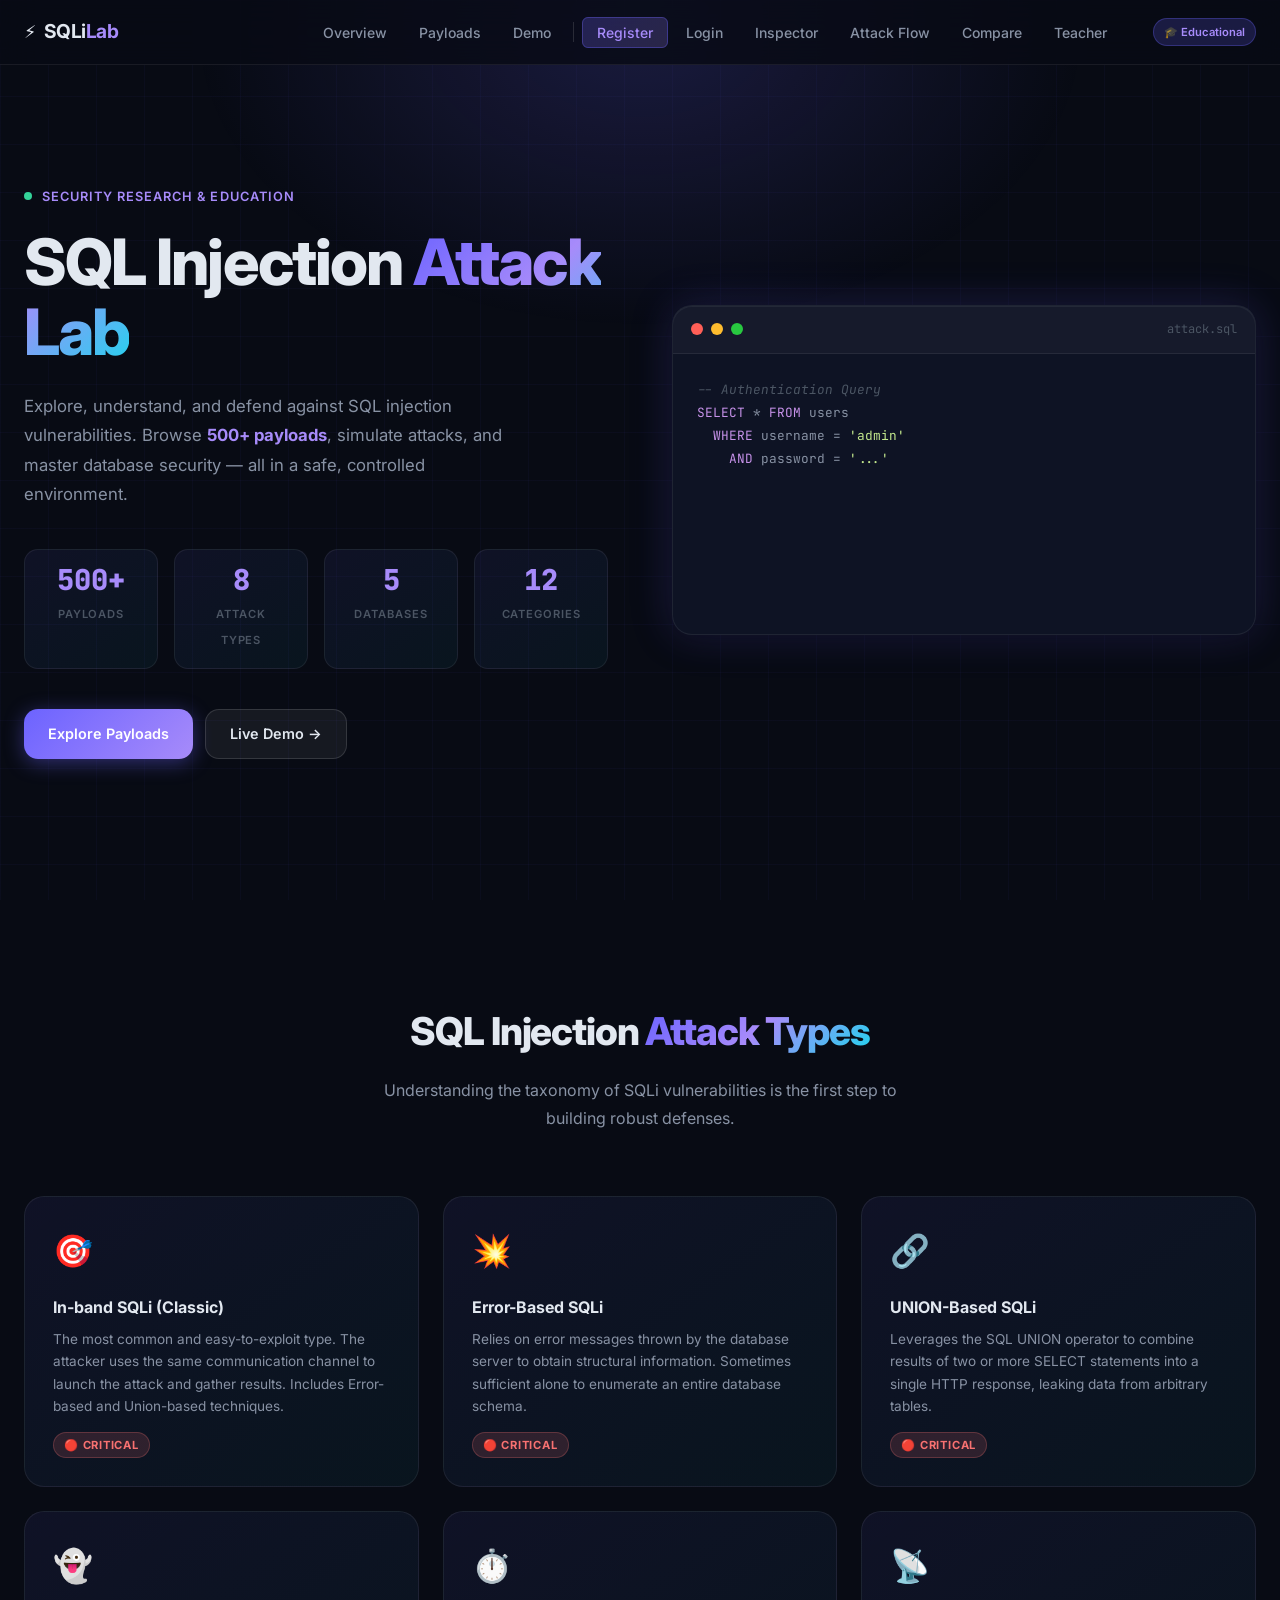
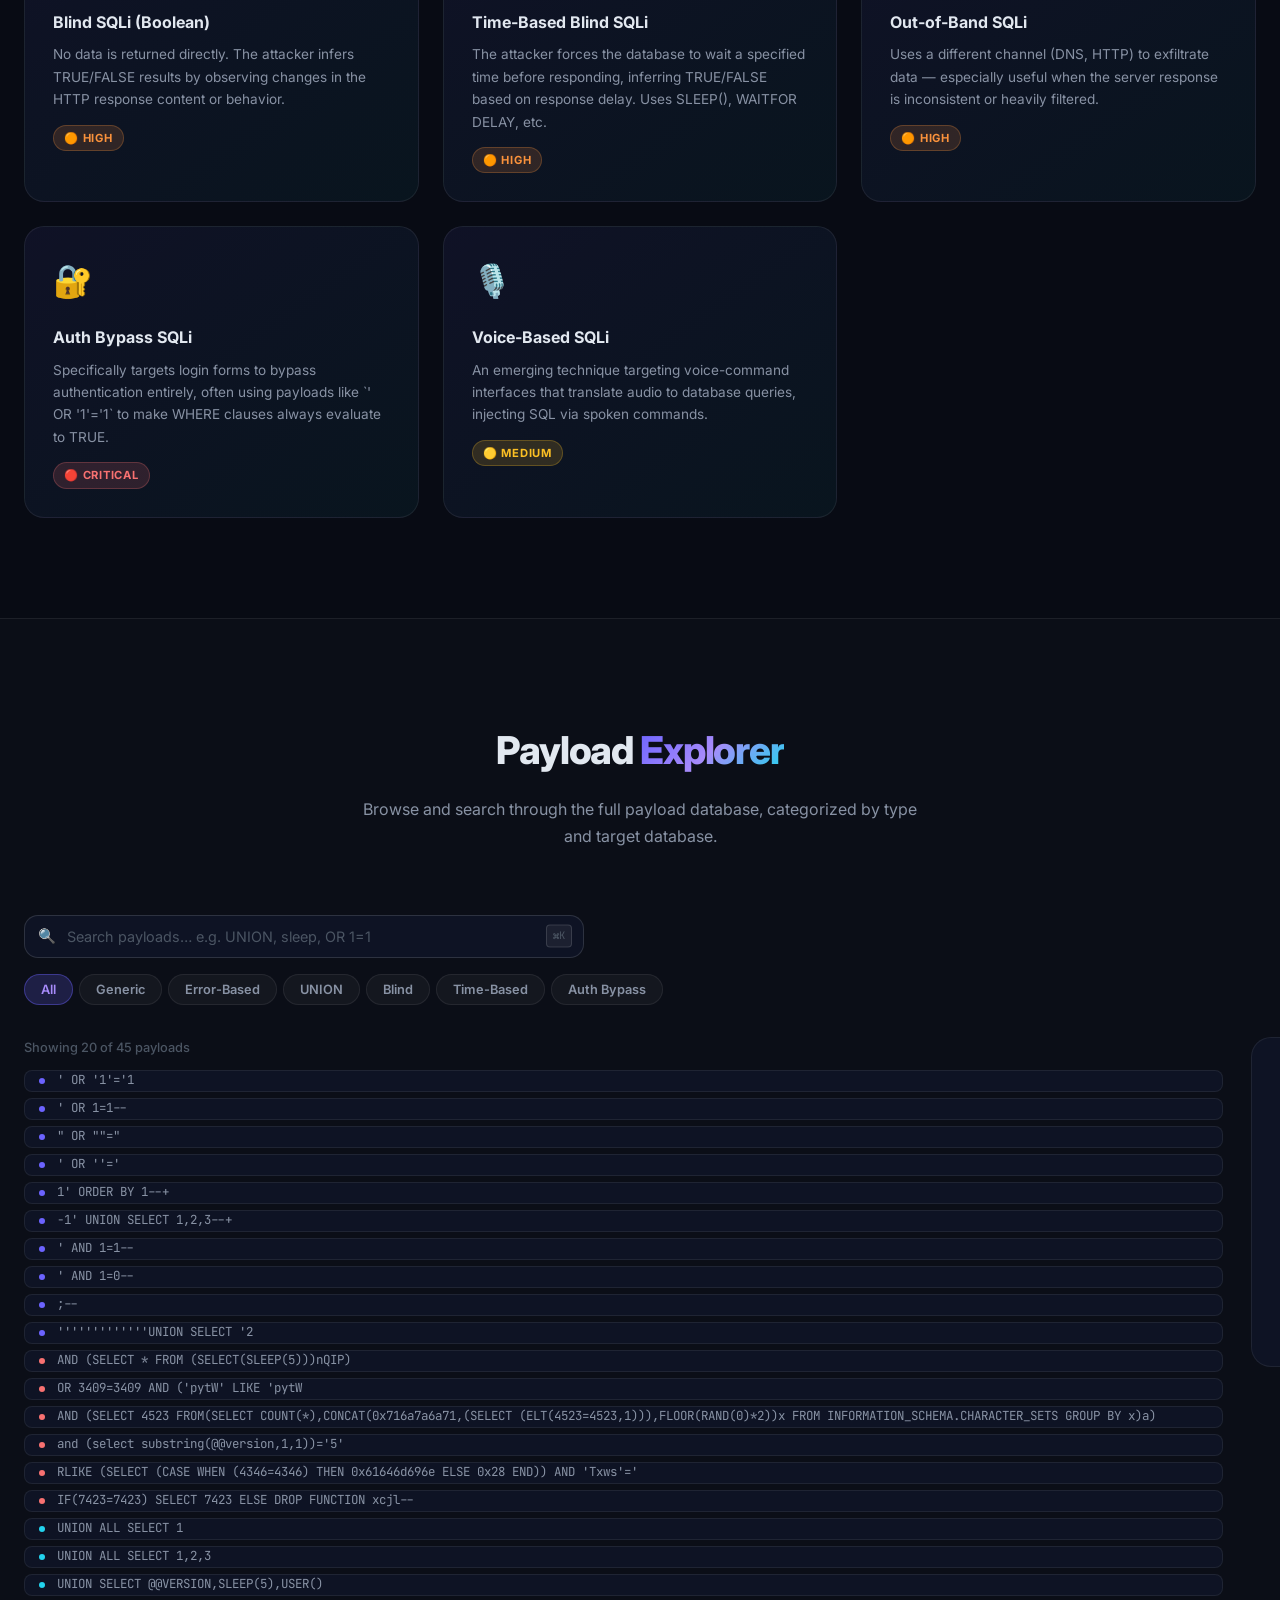
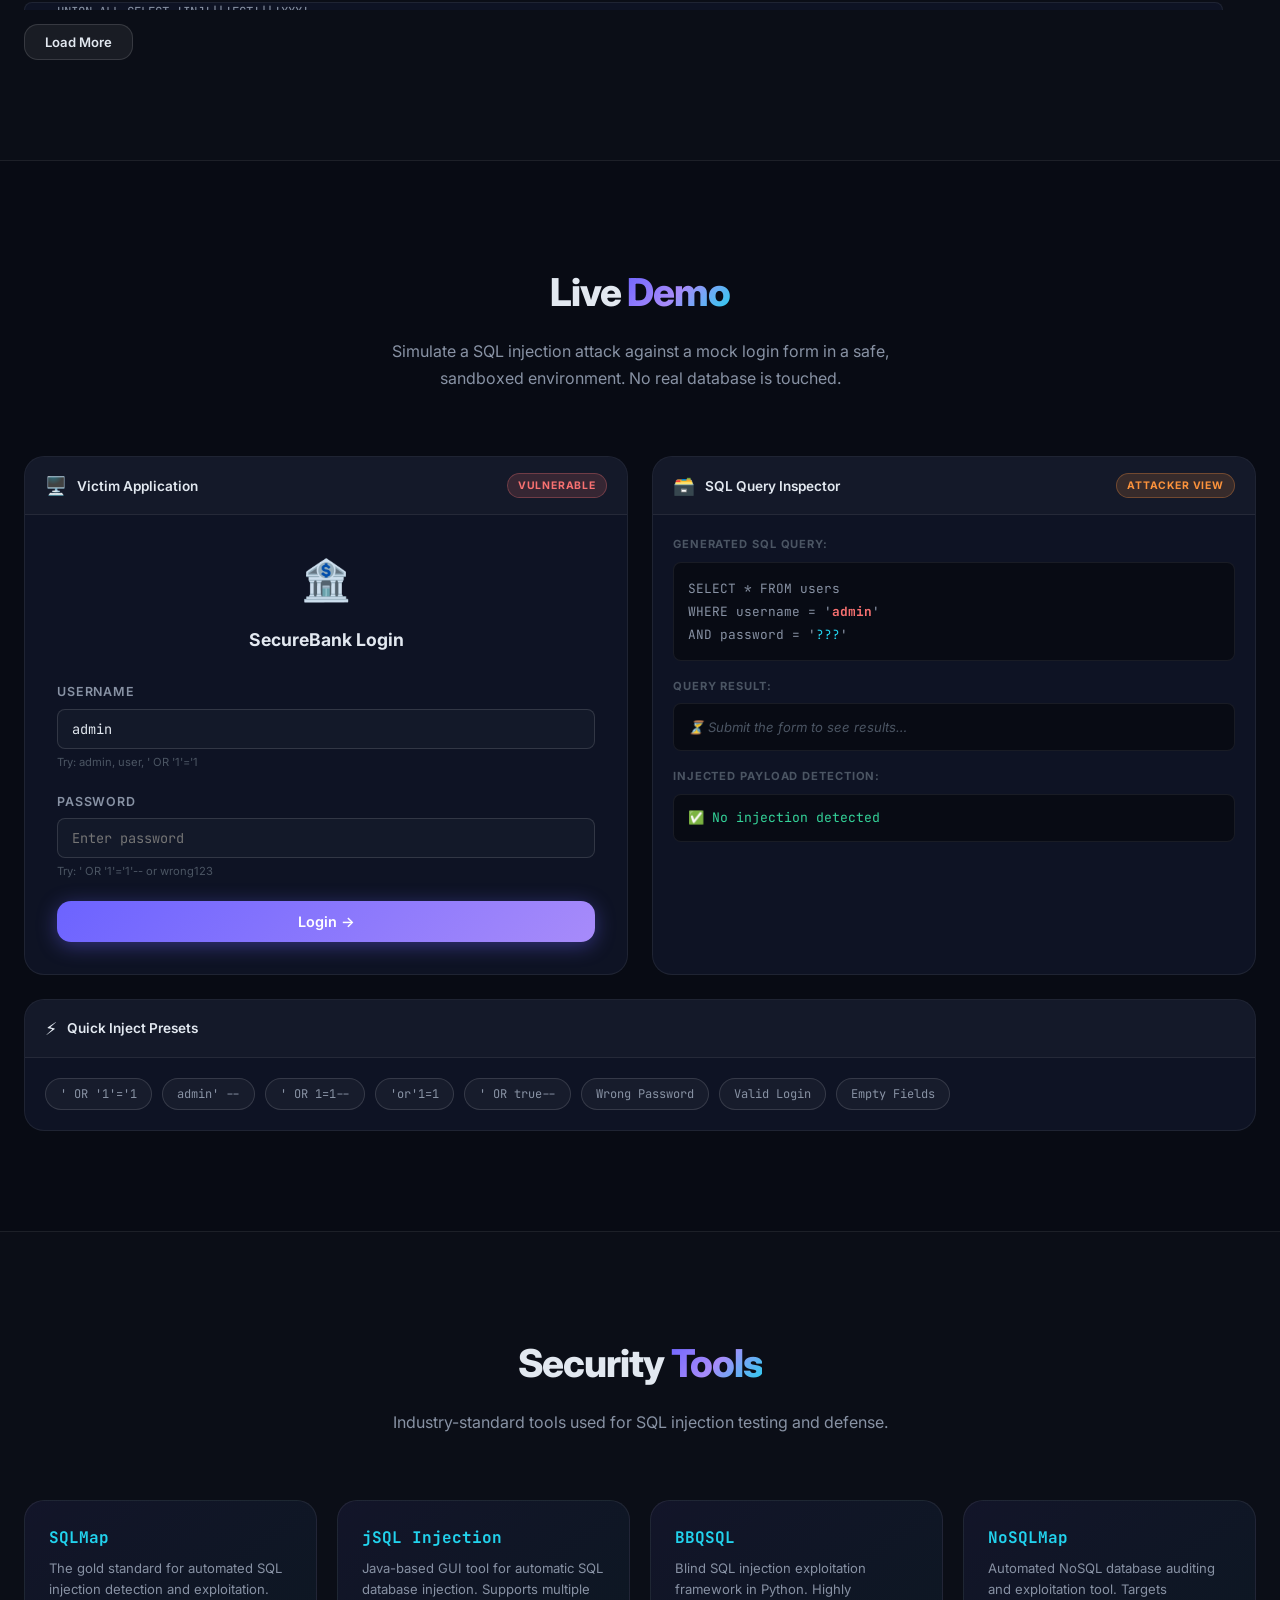
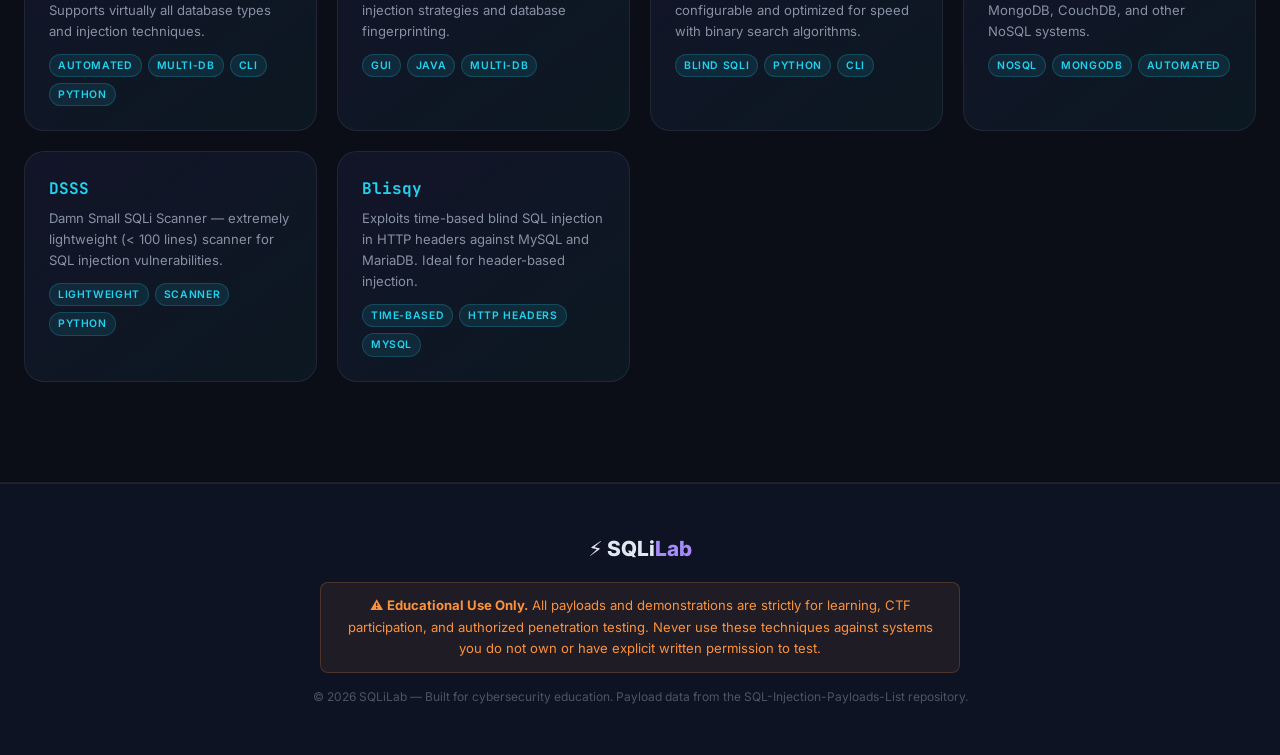
<file: index.html>
<!DOCTYPE html>
<html lang="en">
<head>
  <meta charset="UTF-8" />
  <meta name="viewport" content="width=device-width, initial-scale=1.0" />
  <title>SQLi Lab — Interactive SQL Injection Learning Platform</title>
  <meta name="description"
    content="An interactive educational platform to learn, explore, and understand SQL Injection attack techniques and payload patterns for ethical security research." />
  <link rel="preconnect" href="https://fonts.googleapis.com" />
  <link rel="preconnect" href="https://fonts.gstatic.com" crossorigin />
  <link href="https://fonts.googleapis.com/css2?family=Inter:wght@300;400;500;600;700;800&family=JetBrains+Mono:wght@400;500;700&display=swap" rel="stylesheet" />
  <link rel="stylesheet" href="style.css" />
</head>
<body>

  <!-- Animated Background -->
  <div class="bg-grid" aria-hidden="true"></div>
  <div class="bg-glow" aria-hidden="true"></div>

  <!-- Navbar -->
  <nav class="navbar" id="navbar" role="navigation" aria-label="Main navigation">
    <div class="nav-inner">
      <a href="/" class="nav-logo" id="nav-logo-link" aria-label="SQLi Lab Home">
        <span class="logo-icon" aria-hidden="true">⚡</span>
        <span>SQLi<span class="logo-accent">Lab</span></span>
      </a>
      <ul class="nav-links" role="list">
        <li><a href="#overview" id="nav-overview" class="nav-link">Overview</a></li>
        <li><a href="#payloads" id="nav-payloads" class="nav-link">Payloads</a></li>
        <li><a href="#demo" id="nav-demo" class="nav-link">Demo</a></li>
        <li class="nav-divider" aria-hidden="true"></li>
        <li><a href="/register" id="nav-register" class="nav-link nav-link-cta">Register</a></li>
        <li><a href="/login" id="nav-login" class="nav-link">Login</a></li>
        <li><a href="/inspector" id="nav-inspector" class="nav-link">Inspector</a></li>
        <li><a href="/flow" id="nav-flow" class="nav-link">Attack Flow</a></li>
        <li><a href="/compare" id="nav-compare" class="nav-link">Compare</a></li>
        <li><a href="/teacher" id="nav-teacher" class="nav-link">Teacher</a></li>
      </ul>
      <span class="nav-badge" aria-label="For educational use only">🎓 Educational</span>
    </div>
  </nav>


  <!-- Hero Section -->
  <header class="hero" id="overview">
    <div class="hero-content">
      <div class="hero-eyebrow" id="hero-eyebrow">
        <span class="pulse-dot" aria-hidden="true"></span>
        Security Research & Education
      </div>
      <h1 class="hero-title" id="hero-title">
        SQL Injection
        <span class="gradient-text">Attack Lab</span>
      </h1>
      <p class="hero-subtitle" id="hero-subtitle">
        Explore, understand, and defend against SQL injection vulnerabilities.
        Browse <strong>500+ payloads</strong>, simulate attacks, and master
        database security — all in a safe, controlled environment.
      </p>
      <div class="hero-stats" id="hero-stats">
        <div class="stat-card" id="stat-payloads">
          <span class="stat-num" data-count="500">0</span>
          <span class="stat-label">Payloads</span>
        </div>
        <div class="stat-card" id="stat-types">
          <span class="stat-num" data-count="8">0</span>
          <span class="stat-label">Attack Types</span>
        </div>
        <div class="stat-card" id="stat-dbs">
          <span class="stat-num" data-count="5">0</span>
          <span class="stat-label">Databases</span>
        </div>
        <div class="stat-card" id="stat-categories">
          <span class="stat-num" data-count="12">0</span>
          <span class="stat-label">Categories</span>
        </div>
      </div>
      <div class="hero-cta">
        <a href="#payloads" class="btn btn-primary" id="cta-explore">Explore Payloads</a>
        <a href="#demo" class="btn btn-ghost" id="cta-demo">Live Demo →</a>
      </div>
    </div>
    <div class="hero-visual" aria-hidden="true">
      <div class="code-window" id="hero-code-window">
        <div class="window-bar">
          <span class="dot red"></span>
          <span class="dot yellow"></span>
          <span class="dot green"></span>
          <span class="window-title">attack.sql</span>
        </div>
        <pre class="window-code" id="hero-code-content"></pre>
      </div>
    </div>
  </header>

  <!-- Attack Types -->
  <section class="section" id="types">
    <div class="container">
      <div class="section-header">
        <h2 class="section-title">SQL Injection <span class="gradient-text">Attack Types</span></h2>
        <p class="section-sub">Understanding the taxonomy of SQLi vulnerabilities is the first step to building robust defenses.</p>
      </div>
      <div class="types-grid" id="types-grid" role="list"></div>
    </div>
  </section>

  <!-- Payload Explorer -->
  <section class="section section-alt" id="payloads">
    <div class="container">
      <div class="section-header">
        <h2 class="section-title">Payload <span class="gradient-text">Explorer</span></h2>
        <p class="section-sub">Browse and search through the full payload database, categorized by type and target database.</p>
      </div>

      <!-- Search & Filters -->
      <div class="explorer-controls" id="explorer-controls">
        <div class="search-wrap">
          <span class="search-icon" aria-hidden="true">🔍</span>
          <input
            type="search"
            id="payload-search"
            class="search-input"
            placeholder="Search payloads… e.g. UNION, sleep, OR 1=1"
            aria-label="Search payloads"
          />
          <kbd class="search-shortcut" aria-hidden="true">⌘K</kbd>
        </div>
        <div class="filter-tabs" id="filter-tabs" role="tablist" aria-label="Payload category filters">
          <button class="tab active" id="tab-all" role="tab" aria-selected="true" data-cat="all">All</button>
          <button class="tab" id="tab-generic" role="tab" aria-selected="false" data-cat="generic">Generic</button>
          <button class="tab" id="tab-error" role="tab" aria-selected="false" data-cat="error">Error-Based</button>
          <button class="tab" id="tab-union" role="tab" aria-selected="false" data-cat="union">UNION</button>
          <button class="tab" id="tab-blind" role="tab" aria-selected="false" data-cat="blind">Blind</button>
          <button class="tab" id="tab-time" role="tab" aria-selected="false" data-cat="time">Time-Based</button>
          <button class="tab" id="tab-auth" role="tab" aria-selected="false" data-cat="auth">Auth Bypass</button>
        </div>
      </div>

      <!-- Payload List -->
      <div class="payload-layout">
        <div class="payload-list-wrap">
          <div class="payload-count" id="payload-count" aria-live="polite">Loading payloads…</div>
          <div class="payload-list" id="payload-list" role="list" aria-label="Payload results"></div>
          <button class="btn btn-ghost load-more" id="load-more-btn">Load More</button>
        </div>
        <div class="payload-detail" id="payload-detail">
          <div class="detail-placeholder" id="detail-placeholder">
            <div class="placeholder-icon" aria-hidden="true">🎯</div>
            <p>Select a payload to inspect it</p>
          </div>
          <div class="detail-content" id="detail-content" style="display:none">
            <div class="detail-header">
              <span class="detail-badge" id="detail-badge">Generic</span>
              <button class="copy-btn" id="detail-copy-btn" aria-label="Copy payload to clipboard">📋 Copy</button>
            </div>
            <pre class="detail-code" id="detail-code"></pre>
            <div class="detail-meta">
              <div class="meta-row" id="detail-meta-danger">
                <span class="meta-label">Risk Level</span>
                <span class="risk-bar-wrap" id="detail-risk-bar"></span>
              </div>
              <div class="meta-row">
                <span class="meta-label">Category</span>
                <span id="detail-meta-category" class="meta-value">—</span>
              </div>
              <div class="meta-row">
                <span class="meta-label">Target DB</span>
                <span id="detail-meta-db" class="meta-value">—</span>
              </div>
            </div>
            <div class="detail-explanation" id="detail-explanation"></div>
          </div>
        </div>
      </div>
    </div>
  </section>

  <!-- Live Demo -->
  <section class="section" id="demo">
    <div class="container">
      <div class="section-header">
        <h2 class="section-title">Live <span class="gradient-text">Demo</span></h2>
        <p class="section-sub">Simulate a SQL injection attack against a mock login form in a safe, sandboxed environment. No real database is touched.</p>
      </div>
      <div class="demo-layout" id="demo-layout">
        <!-- Victim Panel -->
        <div class="demo-panel" id="demo-victim-panel">
          <div class="panel-header">
            <span class="panel-icon" aria-hidden="true">🖥️</span>
            <span>Victim Application</span>
            <span class="panel-badge victim">VULNERABLE</span>
          </div>
          <div class="login-form-mock" id="login-form-mock">
            <div class="mock-logo" aria-hidden="true">🏦</div>
            <h3 class="mock-title">SecureBank Login</h3>
            <div class="form-group">
              <label for="demo-username" class="form-label">Username</label>
              <input
                type="text"
                id="demo-username"
                class="form-input"
                placeholder="Enter username"
                value="admin"
                aria-describedby="username-hint"
              />
              <span id="username-hint" class="input-hint">Try: admin, user, ' OR '1'='1</span>
            </div>
            <div class="form-group">
              <label for="demo-password" class="form-label">Password</label>
              <input
                type="text"
                id="demo-password"
                class="form-input"
                placeholder="Enter password"
                value=""
                aria-describedby="password-hint"
              />
              <span id="password-hint" class="input-hint">Try: ' OR '1'='1'-- or wrong123</span>
            </div>
            <button class="btn btn-primary full-width" id="demo-login-btn">Login →</button>
            <div class="demo-result" id="demo-result" role="alert" aria-live="assertive"></div>
          </div>
        </div>

        <!-- SQL Console Panel -->
        <div class="demo-panel" id="demo-sql-panel">
          <div class="panel-header">
            <span class="panel-icon" aria-hidden="true">🗃️</span>
            <span>SQL Query Inspector</span>
            <span class="panel-badge attacker">ATTACKER VIEW</span>
          </div>
          <div class="sql-console" id="sql-console">
            <div class="console-label">Generated SQL Query:</div>
            <pre class="console-code" id="console-query">SELECT * FROM users
WHERE username = '<span class="hl-inject">admin</span>'
AND password = '<span class="hl-val">???</span>'</pre>
            <div class="console-label">Query Result:</div>
            <div class="console-result" id="console-result">
              <span class="result-waiting">⏳ Submit the form to see results…</span>
            </div>
            <div class="console-label">Injected Payload Detection:</div>
            <div class="injection-analysis" id="injection-analysis">
              <span class="analysis-safe">✅ No injection detected</span>
            </div>
          </div>
        </div>

        <!-- Quick Payloads -->
        <div class="demo-panel demo-panel-full" id="demo-quick-panel">
          <div class="panel-header">
            <span class="panel-icon" aria-hidden="true">⚡</span>
            <span>Quick Inject Presets</span>
          </div>
          <div class="quick-payloads" id="quick-payloads" role="list"></div>
        </div>
      </div>
    </div>
  </section>

  <!-- Tools Section -->
  <section class="section section-alt" id="tools">
    <div class="container">
      <div class="section-header">
        <h2 class="section-title">Security <span class="gradient-text">Tools</span></h2>
        <p class="section-sub">Industry-standard tools used for SQL injection testing and defense.</p>
      </div>
      <div class="tools-grid" id="tools-grid" role="list"></div>
    </div>
  </section>

  <!-- Footer -->
  <footer class="footer" role="contentinfo">
    <div class="container">
      <div class="footer-inner">
        <div class="footer-logo">
          <span aria-hidden="true">⚡</span> SQLi<span class="logo-accent">Lab</span>
        </div>
        <p class="footer-disclaimer">
          ⚠️ <strong>Educational Use Only.</strong> All payloads and demonstrations are
          strictly for learning, CTF participation, and authorized penetration testing.
          Never use these techniques against systems you do not own or have explicit
          written permission to test.
        </p>
        <p class="footer-copy">
          © 2026 SQLiLab — Built for cybersecurity education.
          Payload data from the SQL-Injection-Payloads-List repository.
        </p>
      </div>
    </div>
  </footer>

  <div class="toast" id="toast" role="status" aria-live="polite"></div>

  <script src="app.js"></script>
</body>
</html>
</file>
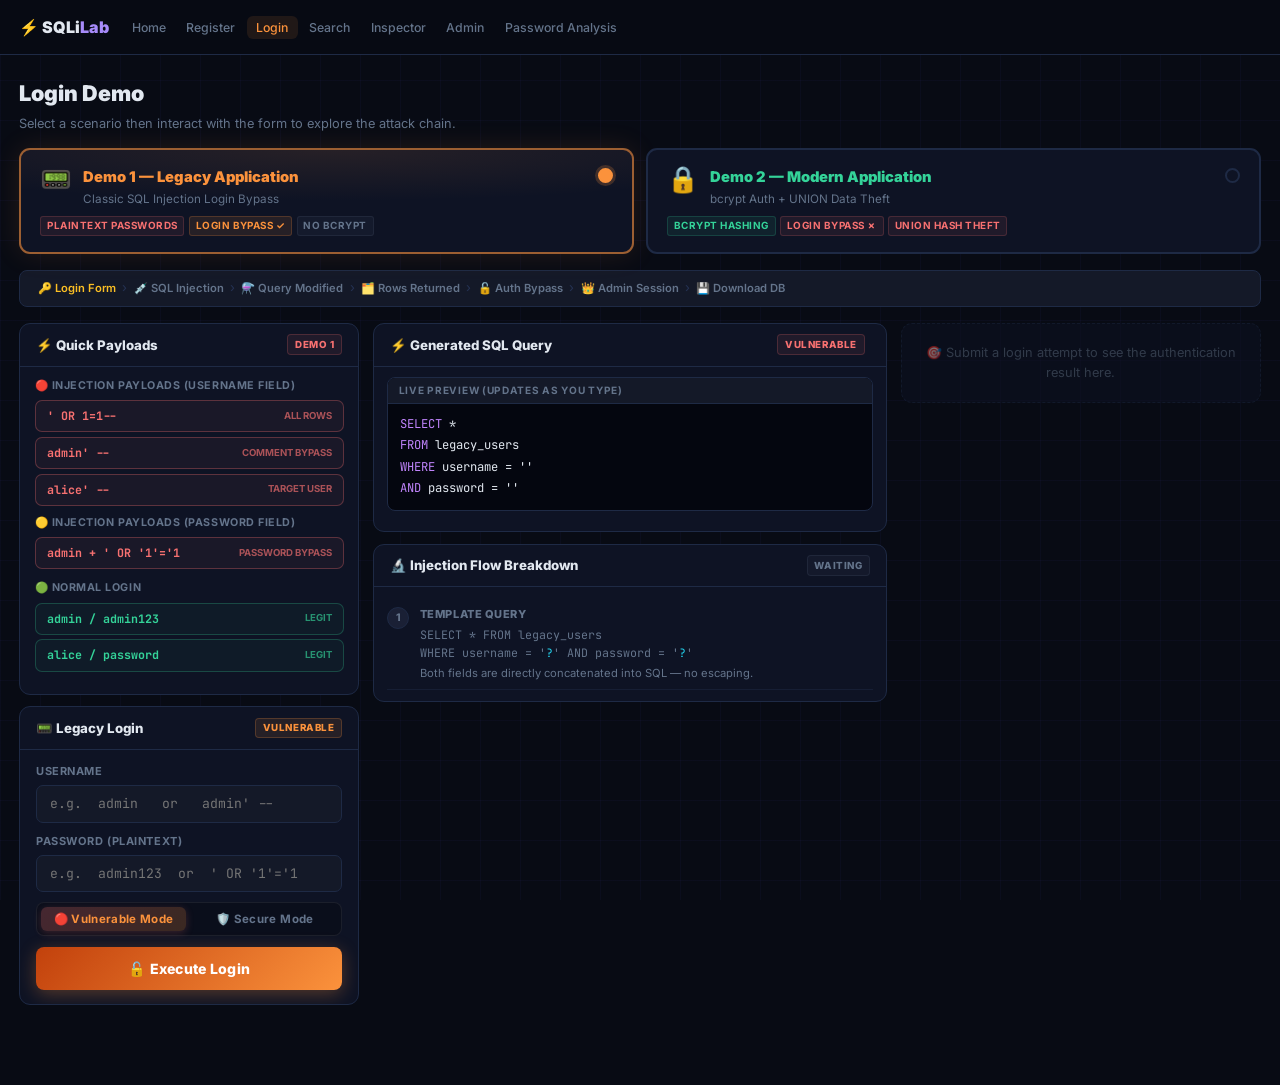
<file: static/pages/login.html>
<!DOCTYPE html>
<html lang="en">
<head>
  <meta charset="UTF-8"/>
  <meta name="viewport" content="width=device-width,initial-scale=1.0"/>
  <title>Login — SQLiLab Demo 1 &amp; 2</title>
  <meta name="description" content="Interactive SQL Injection login bypass demo (Demo 1 Legacy App) and bcrypt-resistant modern login (Demo 2). Full attack chain from payload to admin session."/>
  <link rel="preconnect" href="https://fonts.googleapis.com"/>
  <link rel="preconnect" href="https://fonts.gstatic.com" crossorigin/>
  <link href="https://fonts.googleapis.com/css2?family=Inter:wght@300;400;500;600;700;800;900&family=JetBrains+Mono:wght@400;500;700&display=swap" rel="stylesheet"/>
  <style>
    *, *::before, *::after { box-sizing: border-box; margin: 0; padding: 0; }
    :root {
      --bg: #080b14; --s1: #0e1324; --s2: #141928; --s3: #1a2035;
      --b1: #1e2a45; --b2: #253354;
      --purple: #6c63ff; --purple2: #a78bfa;
      --cyan: #22d3ee; --green: #34d399; --red: #f87171;
      --orange: #fb923c; --yellow: #fbbf24;
      --text: #e2e8f0; --muted: #64748b;
      --mono: 'JetBrains Mono', monospace; --font: 'Inter', sans-serif;
    }
    html { scroll-behavior: smooth; }
    body { background: var(--bg); color: var(--text); font-family: var(--font); font-size: 14px; line-height: 1.55; min-height: 100vh; }
    .bg-grid { position: fixed; inset: 0; z-index: 0; pointer-events: none;
      background-image: linear-gradient(rgba(108,99,255,.04) 1px, transparent 1px), linear-gradient(90deg, rgba(108,99,255,.04) 1px, transparent 1px);
      background-size: 40px 40px; }

    /* ── Nav ── */
    .nav { position: sticky; top: 0; z-index: 100; background: rgba(8,11,20,.95); backdrop-filter: blur(20px); border-bottom: 1px solid var(--b1); }
    .nav-i { max-width: 1400px; margin: 0 auto; padding: 0 1.2rem; display: flex; align-items: center; gap: .8rem; height: 54px; }
    .nav-logo { font-weight: 900; font-size: 1rem; color: var(--text); text-decoration: none; }
    .nav-logo span { color: var(--purple2); }
    .nav-links { display: flex; gap: .1rem; list-style: none; flex: 1; flex-wrap: wrap; }
    .nav-link { padding: .25rem .6rem; border-radius: 6px; color: var(--muted); text-decoration: none; font-size: .77rem; font-weight: 500; transition: all .18s; }
    .nav-link:hover { color: var(--text); background: rgba(108,99,255,.1); }
    .nav-link.active { color: var(--orange); background: rgba(251,146,60,.1); }

    .page { position: relative; z-index: 1; max-width: 1400px; margin: 0 auto; padding: 1.4rem 1.2rem 5rem; }

    /* ── Demo Selector ── */
    .demo-sel { display: grid; grid-template-columns: 1fr 1fr; gap: .75rem; margin-bottom: 1rem; }
    .demo-card { border-radius: 11px; border: 2px solid var(--b1); padding: 1rem 1.2rem; cursor: pointer; transition: all .2s; background: var(--s1); position: relative; overflow: hidden; }
    .demo-card::before { content: ''; position: absolute; inset: 0; opacity: 0; transition: opacity .2s; }
    .demo-card.legacy::before { background: radial-gradient(ellipse 80% 50% at 50% 0%, rgba(251,146,60,.1), transparent); }
    .demo-card.modern::before { background: radial-gradient(ellipse 80% 50% at 50% 0%, rgba(52,211,153,.08), transparent); }
    .demo-card.active::before { opacity: 1; }
    .demo-card.legacy.active { border-color: rgba(251,146,60,.6); box-shadow: 0 0 28px rgba(251,146,60,.12); }
    .demo-card.modern.active { border-color: rgba(52,211,153,.55); box-shadow: 0 0 28px rgba(52,211,153,.1); }
    .demo-card:hover:not(.active) { border-color: var(--b2); }
    .dc-top { display: flex; align-items: flex-start; gap: .65rem; margin-bottom: .45rem; }
    .dc-icon { font-size: 1.6rem; line-height: 1; flex-shrink: 0; }
    .dc-label { flex: 1; }
    .dc-name { font-weight: 900; font-size: .92rem; margin-bottom: .08rem; }
    .demo-card.legacy .dc-name { color: var(--orange); }
    .demo-card.modern .dc-name { color: var(--green); }
    .dc-sub { font-size: .73rem; color: var(--muted); }
    .dc-radio { width: 15px; height: 15px; border-radius: 50%; border: 2px solid var(--b1); flex-shrink: 0; margin-top: .1rem; transition: all .18s; }
    .demo-card.legacy.active .dc-radio { border-color: var(--orange); background: var(--orange); box-shadow: 0 0 0 3px rgba(251,146,60,.2); }
    .demo-card.modern.active .dc-radio { border-color: var(--green); background: var(--green); box-shadow: 0 0 0 3px rgba(52,211,153,.18); }
    .dc-tags { display: flex; flex-wrap: wrap; gap: .28rem; }
    .tag { font-size: .62rem; font-weight: 700; padding: .08rem .36rem; border-radius: 3px; text-transform: uppercase; letter-spacing: .05em; }
    .t-o { background: rgba(251,146,60,.1); border: 1px solid rgba(251,146,60,.2); color: var(--orange); }
    .t-g { background: rgba(52,211,153,.08); border: 1px solid rgba(52,211,153,.18); color: var(--green); }
    .t-r { background: rgba(248,113,113,.08); border: 1px solid rgba(248,113,113,.18); color: var(--red); }
    .t-b { background: rgba(100,116,139,.08); border: 1px solid rgba(100,116,139,.15); color: var(--muted); }

    /* ── Attack Chain ── */
    .attack-chain { display: flex; align-items: center; padding: .45rem .9rem; background: var(--s2); border: 1px solid var(--b1); border-radius: 8px; margin-bottom: 1rem; overflow-x: auto; gap: 0; flex-wrap: nowrap; }
    .ac-step { display: flex; align-items: center; gap: .25rem; font-size: .7rem; font-weight: 600; white-space: nowrap; color: var(--muted); padding: .12rem .2rem; border-radius: 4px; transition: all .3s; }
    .ac-step.active { color: var(--orange); }
    .ac-step.done { color: var(--green); }
    .ac-step.current { color: var(--yellow); animation: pulse-y .8s ease infinite alternate; }
    @keyframes pulse-y { from { opacity: .7; } to { opacity: 1; } }
    .ac-arrow { color: var(--b2); margin: 0 .2rem; font-size: .8rem; }

    /* ── 3-col layout ── */
    .cols3 { display: grid; grid-template-columns: 340px 1fr 360px; gap: .85rem; align-items: start; }

    /* ── Card ── */
    .card { background: var(--s1); border: 1px solid var(--b1); border-radius: 11px; overflow: hidden; margin-bottom: .7rem; }
    .card:last-child { margin-bottom: 0; }
    .ch { padding: .65rem 1rem; border-bottom: 1px solid var(--b1); display: flex; align-items: center; justify-content: space-between; gap: .4rem; }
    .ct { font-weight: 800; font-size: .83rem; display: flex; align-items: center; gap: .35rem; }
    .cb { padding: .85rem 1rem; }

    /* ── Badge ── */
    .badge { display: inline-flex; align-items: center; padding: .12rem .42rem; border-radius: 4px; font-size: .61rem; font-weight: 800; text-transform: uppercase; letter-spacing: .06em; }
    .b-o { background: rgba(251,146,60,.1); border: 1px solid rgba(251,146,60,.22); color: var(--orange); }
    .b-g { background: rgba(52,211,153,.08); border: 1px solid rgba(52,211,153,.18); color: var(--green); }
    .b-r { background: rgba(248,113,113,.08); border: 1px solid rgba(248,113,113,.2); color: var(--red); }
    .b-c { background: rgba(34,211,238,.07); border: 1px solid rgba(34,211,238,.15); color: var(--cyan); }
    .b-m { background: rgba(100,116,139,.07); border: 1px solid rgba(100,116,139,.15); color: var(--muted); }
    .b-crit { background: rgba(248,113,113,.15); border: 1px solid rgba(248,113,113,.4); color: var(--red); animation: blink-r .9s ease infinite alternate; }
    @keyframes blink-r { from { box-shadow: 0 0 0 rgba(248,113,113,.3); } to { box-shadow: 0 0 10px rgba(248,113,113,.3); } }

    /* ── Payload chips ── */
    .payload-section { margin-bottom: .7rem; }
    .ps-label { font-size: .67rem; font-weight: 700; text-transform: uppercase; letter-spacing: .05em; color: var(--muted); margin-bottom: .35rem; display: flex; align-items: center; gap: .3rem; }
    .chips { display: flex; flex-direction: column; gap: .28rem; }
    .chip { display: flex; align-items: center; padding: .38rem .7rem; border-radius: 7px; font-size: .75rem; cursor: pointer; border: 1px solid; transition: all .17s; gap: .4rem; }
    .chip-meta { font-family: var(--mono); font-weight: 700; flex: 1; font-size: .73rem; }
    .chip-tag { font-size: .6rem; font-weight: 700; text-transform: uppercase; opacity: .65; flex-shrink: 0; }
    .ch-inj { border-color: rgba(248,113,113,.3); background: rgba(248,113,113,.05); color: var(--red); }
    .ch-inj:hover { background: rgba(248,113,113,.12); border-color: rgba(248,113,113,.5); }
    .ch-inj.selected { background: rgba(248,113,113,.14); border-color: var(--red); box-shadow: 0 0 0 1px rgba(248,113,113,.3); }
    .ch-ok { border-color: rgba(52,211,153,.25); background: rgba(52,211,153,.04); color: var(--green); }
    .ch-ok:hover { background: rgba(52,211,153,.1); }
    .ch-ok.selected { background: rgba(52,211,153,.12); border-color: var(--green); }

    /* ── Form ── */
    .field { margin-bottom: .65rem; }
    .field label { display: block; font-size: .69rem; font-weight: 700; color: var(--muted); margin-bottom: .28rem; text-transform: uppercase; letter-spacing: .05em; }
    .field input { width: 100%; padding: .58rem .8rem; border-radius: 7px; border: 1px solid var(--b1); background: var(--s2); color: var(--text); font-family: var(--mono); font-size: .82rem; outline: none; transition: border-color .18s; }
    .field input:focus { border-color: var(--orange); }
    .field input.injecting { border-color: rgba(248,113,113,.6); background: rgba(248,113,113,.04); }

    .btn-attack { width: 100%; padding: .82rem; border-radius: 8px; border: none; cursor: pointer; font-family: var(--font); font-size: .88rem; font-weight: 800; letter-spacing: .02em; transition: all .2s; background: linear-gradient(135deg, #c2410c, var(--orange)); color: #fff; box-shadow: 0 4px 18px rgba(251,146,60,.3); }
    .btn-attack:hover:not(:disabled) { transform: translateY(-2px); box-shadow: 0 8px 26px rgba(251,146,60,.45); }
    .btn-attack:disabled { opacity: .45; cursor: not-allowed; transform: none !important; }
    .btn-modern { background: linear-gradient(135deg, #065f46, var(--green)); box-shadow: 0 4px 18px rgba(52,211,153,.22); }
    .btn-modern:hover:not(:disabled) { box-shadow: 0 8px 26px rgba(52,211,153,.38); }

    .spin { display: inline-block; width: 12px; height: 12px; border: 2px solid rgba(255,255,255,.25); border-top-color: #fff; border-radius: 50%; animation: rot .7s linear infinite; vertical-align: middle; margin-right: .3rem; }
    @keyframes rot { to { transform: rotate(360deg); } }

    /* ── SQL Box ── */
    .sql-wrap { background: #04060f; border: 1px solid var(--b1); border-radius: 8px; overflow: hidden; margin-bottom: .65rem; }
    .sql-hdr { padding: .28rem .7rem; background: var(--s2); border-bottom: 1px solid var(--b1); font-size: .63rem; font-weight: 700; text-transform: uppercase; letter-spacing: .07em; color: var(--muted); display: flex; justify-content: space-between; align-items: center; }
    .sql-pre { padding: .65rem .8rem; font-family: var(--mono); font-size: .76rem; line-height: 1.75; overflow-x: auto; white-space: pre; min-height: 60px; }
    .kw { color: #c084fc; } .str { color: #4ade80; } .cmt { color: #4b5563; font-style: italic; } .num { color: #fb923c; }
    .inj-u { color: #f87171; font-weight: 700; border-bottom: 2px solid rgba(248,113,113,.5); }
    .inj-p { color: #fbbf24; font-weight: 700; border-bottom: 2px solid rgba(251,191,36,.4); }
    .inj-cmt { color: #6b7280; font-style: italic; text-decoration: line-through rgba(107,114,128,.4); }

    /* ── Injection Flow ── */
    .flow { display: flex; flex-direction: column; gap: 0; }
    .flow-step { display: flex; gap: .65rem; align-items: flex-start; padding: .5rem 0; border-bottom: 1px solid rgba(30,42,69,.5); }
    .flow-step:last-child { border-bottom: none; }
    .fs-num { width: 22px; height: 22px; border-radius: 50%; display: flex; align-items: center; justify-content: center; font-size: .65rem; font-weight: 800; flex-shrink: 0; margin-top: .1rem; }
    .fsn-gray { background: var(--s3); color: var(--muted); border: 1px solid var(--b1); }
    .fsn-orange { background: rgba(251,146,60,.15); color: var(--orange); border: 1px solid rgba(251,146,60,.3); }
    .fsn-red { background: rgba(248,113,113,.12); color: var(--red); border: 1px solid rgba(248,113,113,.25); }
    .fsn-green { background: rgba(52,211,153,.1); color: var(--green); border: 1px solid rgba(52,211,153,.2); }
    .fs-content { flex: 1; min-width: 0; }
    .fs-title { font-size: .69rem; font-weight: 800; text-transform: uppercase; letter-spacing: .05em; color: var(--muted); margin-bottom: .2rem; }
    .fs-body { font-family: var(--mono); font-size: .73rem; line-height: 1.55; word-break: break-word; white-space: pre-wrap; }
    .fs-note { font-size: .7rem; color: var(--muted); margin-top: .18rem; line-height: 1.45; font-family: var(--font); }
    .fs-arrow { color: var(--b2); font-size: 1.1rem; display: flex; align-items: center; justify-content: center; width: 22px; flex-shrink: 0; padding-top: .35rem; }

    /* ── Results Table ── */
    .rt { width: 100%; border-collapse: collapse; font-size: .75rem; }
    .rt th { padding: .28rem .55rem; font-size: .61rem; font-weight: 800; text-transform: uppercase; color: var(--muted); background: var(--s2); text-align: left; border-bottom: 1px solid var(--b1); white-space: nowrap; }
    .rt td { padding: .36rem .55rem; border-bottom: 1px solid rgba(30,42,69,.4); font-family: var(--mono); font-size: .74rem; }
    .rt tr.row-first td { background: rgba(251,146,60,.04); }
    .rt tr.row-bypass td { background: rgba(248,113,113,.04); }
    .td-pw { color: var(--red) !important; font-weight: 700; }
    .td-role-admin { color: var(--orange); font-weight: 700; }
    .row-badge { display: inline-flex; align-items: center; padding: .06rem .3rem; border-radius: 3px; font-size: .58rem; font-weight: 800; margin-left: .3rem; }
    .rb-sel { background: rgba(251,146,60,.15); color: var(--orange); border: 1px solid rgba(251,146,60,.3); }
    .rb-skip { background: rgba(100,116,139,.08); color: var(--muted); border: 1px solid var(--b1); }

    /* ── Auth Result ── */
    .auth-result { border-radius: 10px; padding: .85rem 1rem; border: 1px solid; animation: fi .35s ease; display: none; margin-bottom: .7rem; }
    .auth-result.show { display: block; }
    .auth-result.bypass { border-color: rgba(248,113,113,.45); background: rgba(248,113,113,.05); animation: fi .35s ease, pulse-breach 1.8s ease 1s infinite alternate; }
    .auth-result.ok { border-color: rgba(52,211,153,.35); background: rgba(52,211,153,.04); }
    .auth-result.fail { border-color: rgba(100,116,139,.25); background: var(--s2); }
    @keyframes fi { from { opacity: 0; transform: translateY(6px); } to { opacity: 1; transform: none; } }
    @keyframes pulse-breach { from { box-shadow: 0 0 0 rgba(248,113,113,.2); } to { box-shadow: 0 0 20px rgba(248,113,113,.18); } }
    .ar-title { font-weight: 900; font-size: .95rem; margin-bottom: .4rem; display: flex; align-items: center; gap: .35rem; }
    .ar-row { display: flex; gap: .6rem; margin-bottom: .45rem; flex-wrap: wrap; }
    .ar-field { flex: 1; min-width: 100px; padding: .4rem .6rem; border-radius: 6px; background: var(--s2); border: 1px solid var(--b1); }
    .ar-fl { font-size: .62rem; text-transform: uppercase; letter-spacing: .05em; color: var(--muted); margin-bottom: .1rem; }
    .ar-fv { font-family: var(--mono); font-size: .82rem; font-weight: 700; }
    .ar-reason { font-size: .77rem; line-height: 1.55; color: var(--muted); border-left: 2px solid rgba(248,113,113,.3); padding-left: .65rem; margin-top: .45rem; }

    /* ── Admin buttons ── */
    .action-row { display: flex; flex-direction: column; gap: .4rem; margin-top: .65rem; }
    .btn-action { display: flex; align-items: center; gap: .45rem; padding: .62rem .9rem; border-radius: 7px; border: none; cursor: pointer; font-family: var(--font); font-weight: 800; font-size: .8rem; text-decoration: none; transition: all .18s; justify-content: center; }
    .btn-admin { background: rgba(108,99,255,.12); border: 1px solid rgba(108,99,255,.3); color: var(--purple2); }
    .btn-admin:hover { background: rgba(108,99,255,.2); }
    .btn-search { background: rgba(52,211,153,.08); border: 1px solid rgba(52,211,153,.25); color: var(--green); }
    .btn-search:hover { background: rgba(52,211,153,.15); }

    /* ── Explanation ── */
    .exp-box { padding: .7rem .85rem; background: var(--s2); border: 1px solid var(--b1); border-radius: 8px; font-size: .76rem; line-height: 1.6; color: var(--muted); }
    .exp-title { font-weight: 800; font-size: .8rem; color: var(--text); margin-bottom: .35rem; display: flex; align-items: center; gap: .35rem; }
    .exp-point { margin: .3rem 0; padding-left: .75rem; position: relative; }
    .exp-point::before { content: '→'; position: absolute; left: 0; color: var(--orange); font-size: .7rem; }

    /* ── Modern note ── */
    .modern-note { padding: .75rem .9rem; border-radius: 8px; border: 1px solid rgba(52,211,153,.2); background: rgba(52,211,153,.04); font-size: .77rem; line-height: 1.55; color: rgba(52,211,153,.8); display: none; }

    /* ── Demo 1 sub-toggle ── */
    .sub-toggle { display: flex; gap: .35rem; background: rgba(0,0,0,.25); border-radius: 8px; padding: .22rem; border: 1px solid rgba(255,255,255,.07); margin-bottom: .7rem; }
    .sub-btn { flex: 1; padding: .32rem .5rem; border: none; border-radius: 6px; font-size: .72rem; font-weight: 700; cursor: pointer; font-family: var(--font); letter-spacing: .03em; background: transparent; color: var(--muted); transition: all .22s; }
    .sub-btn.active-vuln { background: linear-gradient(135deg, rgba(248,113,113,.25), rgba(251,146,60,.2)); color: #fb923c; box-shadow: 0 2px 8px rgba(248,113,113,.2); }
    .sub-btn.active-sec { background: linear-gradient(135deg, rgba(52,211,153,.2), rgba(34,211,238,.15)); color: var(--green); box-shadow: 0 2px 8px rgba(52,211,153,.15); }
    .sub-btn:hover:not(.active-vuln):not(.active-sec) { background: rgba(255,255,255,.06); color: var(--text); }
    /* comparison panel */
    .cmp-panel { display: grid; grid-template-columns: 1fr 1fr; gap: .6rem; margin-top: .7rem; }
    .cmp-col { background: var(--s2); border-radius: 8px; padding: .65rem .75rem; border: 1px solid var(--b1); }
    .cmp-col.active-side { border-color: rgba(108,99,255,.4); box-shadow: 0 0 12px rgba(108,99,255,.1); }
    .cmp-hdr { font-size: .65rem; font-weight: 800; text-transform: uppercase; letter-spacing: .08em; margin-bottom: .4rem; padding-bottom: .3rem; border-bottom: 1px solid var(--b1); }
    .cmp-hdr.vuln-hdr { color: var(--red); }
    .cmp-hdr.sec-hdr { color: var(--green); }
    .cmp-body { font-family: var(--mono); font-size: .68rem; line-height: 1.65; white-space: pre-wrap; }
    .cmp-inj { color: var(--red); font-weight: 700; }
    .cmp-safe { color: var(--green); }
    .cmp-ph { color: var(--cyan); font-weight: 700; }
    .cmp-param { color: var(--orange); font-style: italic; }
    .cmp-blocked { display: inline-block; background: rgba(52,211,153,.15); color: var(--green); border: 1px solid rgba(52,211,153,.3); border-radius: 4px; padding: .1rem .35rem; font-size: .62rem; font-weight: 700; margin-top: .3rem; }
    .cmp-bypass  { display: inline-block; background: rgba(248,113,113,.15); color: var(--red); border: 1px solid rgba(248,113,113,.3); border-radius: 4px; padding: .1rem .35rem; font-size: .62rem; font-weight: 700; margin-top: .3rem; }

    @media (max-width: 1200px) { .cols3 { grid-template-columns: 340px 1fr; } }
    @media (max-width: 900px) { .cols3 { grid-template-columns: 1fr; } .demo-sel { grid-template-columns: 1fr; } .cmp-panel { grid-template-columns: 1fr; } }
  </style>
</head>
<body>
<div class="bg-grid" aria-hidden="true"></div>

<nav class="nav">
  <div class="nav-i">
    <a href="/" class="nav-logo">⚡ SQLi<span>Lab</span></a>
    <ul class="nav-links">
      <li><a href="/" class="nav-link">Home</a></li>
      <li><a href="/register" class="nav-link">Register</a></li>
      <li><a href="/login" class="nav-link active">Login</a></li>
      <li><a href="/search" class="nav-link">Search</a></li>
      <li><a href="/inspector" class="nav-link">Inspector</a></li>
      <li><a href="/admin" class="nav-link">Admin</a></li>
      <li><a href="/crack" class="nav-link">Password Analysis</a></li>
    </ul>
  </div>
</nav>

<div class="page">
  <h1 style="font-size:1.35rem;font-weight:900;margin-bottom:.2rem">Login Demo</h1>
  <p style="color:var(--muted);font-size:.8rem;margin-bottom:.9rem">Select a scenario then interact with the form to explore the attack chain.</p>

  <!-- Demo Selector -->
  <div class="demo-sel">
    <div class="demo-card legacy active" id="card-legacy" onclick="setDemo('legacy')">
      <div class="dc-top">
        <div class="dc-icon">📟</div>
        <div class="dc-label">
          <div class="dc-name">Demo 1 — Legacy Application</div>
          <div class="dc-sub">Classic SQL Injection Login Bypass</div>
        </div>
        <div class="dc-radio"></div>
      </div>
      <div class="dc-tags">
        <span class="tag t-r">Plaintext passwords</span>
        <span class="tag t-o">Login bypass ✓</span>
        <span class="tag t-b">No bcrypt</span>
      </div>
    </div>
    <div class="demo-card modern" id="card-modern" onclick="setDemo('modern')">
      <div class="dc-top">
        <div class="dc-icon">🔒</div>
        <div class="dc-label">
          <div class="dc-name">Demo 2 — Modern Application</div>
          <div class="dc-sub">bcrypt Auth + UNION Data Theft</div>
        </div>
        <div class="dc-radio"></div>
      </div>
      <div class="dc-tags">
        <span class="tag t-g">bcrypt hashing</span>
        <span class="tag t-r">Login bypass ✗</span>
        <span class="tag t-r">UNION hash theft</span>
      </div>
    </div>
  </div>

  <!-- Attack Chain -->
  <div class="attack-chain" id="attack-chain">
    <div class="ac-step current" id="ac0">🔑 Login Form</div>
    <div class="ac-arrow">›</div>
    <div class="ac-step" id="ac1">💉 SQL Injection</div>
    <div class="ac-arrow">›</div>
    <div class="ac-step" id="ac2">⚗️ Query Modified</div>
    <div class="ac-arrow">›</div>
    <div class="ac-step" id="ac3">🗂️ Rows Returned</div>
    <div class="ac-arrow">›</div>
    <div class="ac-step" id="ac4">🔓 Auth Bypass</div>
    <div class="ac-arrow">›</div>
    <div class="ac-step" id="ac5">👑 Admin Session</div>
    <div class="ac-arrow">›</div>
    <div class="ac-step" id="ac6">💾 Download DB</div>
  </div>

  <!-- 3-col layout -->
  <div class="cols3">

    <!-- ═══ COL 1: Form + Payloads ═══ -->
    <div>
      <!-- Quick Payloads -->
      <div class="card">
        <div class="ch">
          <div class="ct">⚡ Quick Payloads</div>
          <span class="badge b-r" id="payload-mode-badge">Demo 1</span>
        </div>
        <div class="cb" style="padding:.7rem .9rem">
          <div class="payload-section" id="injection-payloads">
            <div class="ps-label">🔴 Injection payloads (username field)</div>
            <div class="chips">
              <div class="chip ch-inj" id="chip0" onclick="usePayload(0)">
                <div class="chip-meta">' OR 1=1--</div>
                <div class="chip-tag">All rows</div>
              </div>
              <div class="chip ch-inj" id="chip1" onclick="usePayload(1)">
                <div class="chip-meta">admin' --</div>
                <div class="chip-tag">Comment bypass</div>
              </div>
              <div class="chip ch-inj" id="chip2" onclick="usePayload(2)">
                <div class="chip-meta">alice' --</div>
                <div class="chip-tag">Target user</div>
              </div>
            </div>
            <div class="ps-label" style="margin-top:.55rem">🟡 Injection payloads (password field)</div>
            <div class="chips">
              <div class="chip ch-inj" id="chip3" onclick="usePayload(3)">
                <div class="chip-meta">admin + ' OR '1'='1</div>
                <div class="chip-tag">Password bypass</div>
              </div>
            </div>
          </div>
          <div class="payload-section">
            <div class="ps-label">🟢 Normal login</div>
            <div class="chips">
              <!-- Demo 1 normal logins (legacy_users, plaintext) -->
              <div class="chip ch-ok" id="chip4" onclick="usePayload(4)">
                <div class="chip-meta">admin / admin123</div>
                <div class="chip-tag">Legit</div>
              </div>
              <div class="chip ch-ok" id="chip5" onclick="usePayload(5)">
                <div class="chip-meta">alice / password</div>
                <div class="chip-tag">Legit</div>
              </div>
              <!-- Demo 2 normal logins (users, bcrypt) — hidden in Demo 1 -->
              <div class="chip ch-ok" id="chip6" onclick="usePayload(6)" style="display:none">
                <div class="chip-meta">admin / admin2024</div>
                <div class="chip-tag">bcrypt login</div>
              </div>
              <div class="chip ch-ok" id="chip7" onclick="usePayload(7)" style="display:none">
                <div class="chip-meta">alice / alice99</div>
                <div class="chip-tag">bcrypt login</div>
              </div>
            </div>
          </div>
        </div>
      </div>

      <!-- Login Form -->
      <div class="card">
        <div class="ch">
          <div class="ct" id="form-title">📟 Legacy Login</div>
          <span class="badge b-o" id="form-badge">Vulnerable</span>
        </div>
        <div class="cb">
          <div class="field">
            <label for="u-username">Username</label>
            <input id="u-username" type="text" placeholder="e.g.  admin   or   admin' --" autocomplete="off"/>
          </div>
          <div class="field">
            <label for="u-password" id="pw-label">Password (plaintext)</label>
            <input id="u-password" type="text" placeholder="e.g.  admin123   or   ' OR '1'='1" autocomplete="off"/>
          </div>
          <!-- Demo 1 sub-toggle: Vulnerable vs Secure -->
          <div id="legacy-sub-toggle" style="display:none">
            <div class="sub-toggle">
              <button class="sub-btn active-vuln" id="sub-vuln-btn" onclick="setLegacyMode('vulnerable')">🔴 Vulnerable Mode</button>
              <button class="sub-btn" id="sub-sec-btn" onclick="setLegacyMode('secure')">🛡️ Secure Mode</button>
            </div>
            <div id="secure-hint" style="display:none;font-size:.72rem;color:var(--green);margin-bottom:.5rem;line-height:1.5">
              🔒 <strong>Parameterised queries active.</strong>
              The same injection payload is now passed as a literal string value — it cannot modify the SQL syntax.
            </div>
          </div>
          <button class="btn-attack" id="login-btn" onclick="doLogin()">🔓 Execute Login</button>
          <div class="modern-note" id="modern-note" style="margin-top:.65rem">
            🛡️ <strong>SQL Injection retrieved the row — but bcrypt blocked the login.</strong><br/>
            The injected payload modified the WHERE clause and found the user record.
            However, <code>bcrypt.checkpw()</code> was still called on the supplied password.
            With the wrong password, bcrypt returns <code>False</code> — access denied.<br/><br/>
            💡 <strong>Lesson:</strong> SQL Injection in a bcrypt app exposes <em>data</em> (the account row),
            but cannot bypass login unless the attacker also knows the real password.
            Try the <a href="/search" style="color:var(--green);font-weight:700">Article Search</a> to see UNION injection stealing hashes directly.
          </div>
        </div>
      </div>
    </div>

    <!-- ═══ COL 2: SQL Console + Injection Flow ═══ -->
    <div>
      <!-- Live SQL -->
      <div class="card">
        <div class="ch">
          <div class="ct">⚡ Generated SQL Query</div>
          <div style="display:flex;align-items:center;gap:.35rem">
            <span class="badge b-r" id="vuln-badge">Vulnerable</span>
            <span id="row-count-badge" style="font-size:.68rem;font-family:var(--mono);color:var(--cyan)"></span>
          </div>
        </div>
        <div class="cb" style="padding:.65rem .8rem">
          <div class="sql-wrap">
            <div class="sql-hdr">
              <span id="sql-tab-label">Live Preview (updates as you type)</span>
            </div>
            <div class="sql-pre" id="sql-display"><span class="kw">SELECT</span> *
<span class="kw">FROM</span> legacy_users
<span class="kw">WHERE</span> username = <span class="str">''</span>
<span class="kw">AND</span> password = <span class="str">''</span></div>
          </div>
        </div>
      </div>

      <!-- Injection Flow Breakdown -->
      <div class="card" id="flow-card">
        <div class="ch">
          <div class="ct">🔬 Injection Flow Breakdown</div>
          <span class="badge b-m" id="flow-status">Waiting</span>
        </div>
        <div class="cb" style="padding:.65rem .85rem">
          <div class="flow" id="flow-steps">
            <div class="flow-step">
              <div class="fs-num fsn-gray">1</div>
              <div class="fs-content">
                <div class="fs-title">Template Query</div>
                <div class="fs-body" style="color:var(--muted)">SELECT * FROM legacy_users
WHERE username = '<span style="color:var(--cyan)">?</span>' AND password = '<span style="color:var(--cyan)">?</span>'</div>
                <div class="fs-note">Both fields are directly concatenated into SQL — no escaping.</div>
              </div>
            </div>
            <div class="flow-step" id="fs-input" style="display:none">
              <div class="fs-num fsn-orange">2</div>
              <div class="fs-content">
                <div class="fs-title">Your Input</div>
                <div class="fs-body" id="fs-input-body"></div>
              </div>
            </div>
            <div class="flow-step" id="fs-injected" style="display:none">
              <div class="fs-num fsn-red" id="fs-injected-num">3</div>
              <div class="fs-content">
                <div class="fs-title" id="fs-injected-title">After String Substitution</div>
                <div class="fs-body" id="fs-injected-body"></div>
                <div class="fs-note" id="fs-injected-note"></div>
              </div>
            </div>
            <div class="flow-step" id="fs-dbsees" style="display:none">
              <div class="fs-num fsn-red" id="fs-dbsees-num">4</div>
              <div class="fs-content">
                <div class="fs-title" id="fs-dbsees-title">What the Database Executes</div>
                <div class="fs-body" id="fs-dbsees-body"></div>
                <div class="fs-note" id="fs-dbsees-note"></div>
              </div>
            </div>
            <div class="flow-step" id="fs-result" style="display:none">
              <div class="fs-num fsn-green">5</div>
              <div class="fs-content">
                <div class="fs-title">Authentication Decision</div>
                <div class="fs-body" id="fs-result-body"></div>
              </div>
            </div>
          </div>
        </div>
      </div>
    </div>

    <!-- ═══ COL 3: Result + Rows ═══ -->
    <div>
      <!-- Idle state placeholder — always visible, hidden after first login -->
      <div id="result-placeholder" class="card" style="border-style:dashed;opacity:.45">
        <div class="cb" style="padding:1.2rem 1rem;text-align:center;color:var(--muted);font-size:.8rem">
          🎯 Submit a login attempt to see the authentication result here.
        </div>
      </div>

      <!-- Auth Result -->
      <div class="auth-result" id="auth-result">
        <div class="ar-title" id="ar-title"></div>
        <div class="ar-row" id="ar-row"></div>
        <div class="ar-reason" id="ar-reason"></div>
        <div class="action-row" id="action-row" style="display:none"></div>
      </div>

      <!-- Returned Rows -->
      <div class="card" id="rows-card" style="display:none">
        <div class="ch">
          <div class="ct" id="rows-title">🗂️ Rows Returned by Database</div>
          <span class="badge" id="rows-badge">0 rows</span>
        </div>
        <div class="cb" style="padding:.6rem .8rem">
          <div style="overflow-x:auto" id="rows-table-wrap"></div>
          <div id="rows-explanation" style="margin-top:.55rem;font-size:.75rem;line-height:1.55;color:var(--muted)"></div>
        </div>
    </div>

  </div>
</div>

<script>
(function () {
  'use strict';
  const $ = id => document.getElementById(id);

  // ─────────────────────────────────────────────────────────────
  // State
  // ─────────────────────────────────────────────────────────────
  let currentDemo = 'legacy';
  let legacySubMode = 'vulnerable'; // 'vulnerable' or 'secure'
  let lastResult = null;
  let activeChip = -1;

  // Payload definitions
  const PAYLOADS = [
    { id: 0, username: "' OR 1=1--", password: '', field: 'u',
      label: "' OR 1=1--",
      kind: 'injection',
      how: 'tautology',
      title: 'Boolean Tautology Attack',
      steps: [
        { title: 'Injection Point', body: "username = '<span class=\"inj-u\">' OR 1=1--</span>'\npassword = ''", note: "Single quote closes the string early. OR 1=1 is appended." },
        { title: 'Resulting WHERE Clause', body: "WHERE username = <span class=\"str\">''</span> <span class=\"inj-u\">OR 1=1</span><span class=\"cmt\">-- ' AND password = ''</span>", note: "-- comments out the rest. OR 1=1 is ALWAYS true for every row." },
        { title: 'Database Decision', body: "<span class=\"inj-u\">OR 1=1</span> makes the WHERE clause TRUE for ALL rows.\nALL rows are returned. rows[0] = admin (first inserted).", note: '' },
      ],
      why: [
        'The single quote <code>\'</code> breaks out of the string context SQLite expects.',
        '<code>OR 1=1</code> is a tautology — always evaluates to TRUE.',
        'The double-dash <code>--</code> starts a SQL comment, ignoring everything after it (including the password check).',
        'The WHERE clause evaluates TRUE for every row — all users are returned.',
        'The application uses <code>rows[0]</code>, which is the first user inserted: <strong>admin</strong>.',
        'Admin session created without knowing any password.',
      ],
    },
    { id: 1, username: "admin' --", password: '', field: 'u',
      label: "admin' --",
      kind: 'injection',
      how: 'comment',
      title: 'SQL Comment Truncation Attack',
      steps: [
        { title: 'Injection Point', body: "username = '<span class=\"inj-u\">admin' --</span>'\npassword = <span class=\"str\">''</span>", note: "Single quote closes the string. -- starts a comment." },
        { title: 'Resulting WHERE Clause', body: "WHERE username = <span class=\"str\">'admin'</span> <span class=\"cmt\">-- ' AND password = ''</span>", note: "Everything after -- is a comment. The AND password = '' clause is never checked." },
        { title: 'Database Decision', body: "Only checks: username = <span class=\"str\">'admin'</span>\nPassword condition is <span class=\"cmt\">ignored</span>.\n1 row returned → admin logged in.", note: '' },
      ],
      why: [
        "The attacker types <code>admin'</code> — the single quote closes the SQL string.",
        'The double-dash <code>--</code> turns the rest of the query into a comment.',
        'SQLite never evaluates <code>AND password = \'...\'</code> — it\'s commented out.',
        'The database only checks: does a user with username <code>admin</code> exist?',
        'Since admin exists, 1 row is returned and login succeeds.',
        'No password was needed at any point.',
      ],
    },
    { id: 2, username: "alice' --", password: '', field: 'u',
      label: "alice' --",
      kind: 'injection',
      how: 'comment',
      title: 'Targeted User Comment Attack',
      steps: [
        { title: 'Injection Point', body: "username = '<span class=\"inj-u\">alice' --</span>'\npassword = <span class=\"str\">''</span>", note: "Attacker targets a specific known user." },
        { title: 'Resulting WHERE Clause', body: "WHERE username = <span class=\"str\">'alice'</span> <span class=\"cmt\">-- ' AND password = ''</span>", note: "Password check is commented out. Only alice's existence is tested." },
        { title: 'Database Decision', body: "username = <span class=\"str\">'alice'</span> → 1 row returned.\nLogged in as alice (without her password).", note: '' },
      ],
      why: [
        'Same comment injection as admin\' -- but targeting alice.',
        'Demonstrates that an attacker can impersonate ANY known user.',
        'The attacker does not need to know the victim\'s password.',
        'In the legacy app, user enumeration + comment injection = full account takeover.',
      ],
    },
    { id: 3, username: 'admin', password: "' OR '1'='1", field: 'p',
      label: "pw: ' OR '1'='1",
      kind: 'injection',
      how: 'pw-tautology',
      title: 'Password Field Tautology Attack',
      steps: [
        { title: 'Injection Point', body: "username = <span class=\"str\">'admin'</span>\npassword = '<span class=\"inj-p\">' OR '1'='1</span>'", note: "Injection is in the PASSWORD field." },
        { title: 'Resulting WHERE Clause', body: "WHERE username = <span class=\"str\">'admin'</span>\n  AND password = <span class=\"str\">''</span> <span class=\"inj-p\">OR '1'='1'</span>", note: "OR '1'='1' is always TRUE, overriding the AND." },
        { title: 'Database Decision', body: "AND + OR evaluation:\n  (username='admin' AND password='')  ←false\n  OR ('1'='1')                         ←<span class=\"inj-p\">TRUE!</span>\nResult: auth succeeds.", note: '' },
      ],
      why: [
        'The password field is equally vulnerable to injection as the username field.',
        'The injected <code>\' OR \'1\'=\'1</code> evaluates to TRUE, overriding the AND clause.',
        'SQL operator precedence: AND binds tighter than OR, so OR makes the whole expression true.',
        'Both username AND password fields must be protected with parameterised queries.',
        'This demonstrates that even "knowing the username" doesn\'t make a field safe to concatenate.',
      ],
    },
    { id: 4, username: 'admin', password: 'admin123', field: null,
      label: 'admin / admin123',
      kind: 'normal',
      how: 'normal',
      title: 'Normal Authentication (Demo 1)',
      steps: [],
      why: [
        'The username and password are both embedded as literal strings.',
        "WHERE username = 'admin' AND password = 'admin123'",
        'SQLite checks whether a row with these exact values exists in legacy_users.',
        'In Demo 1, passwords are stored in PLAINTEXT, so this is a direct string match.',
        'Because admin/admin123 is a valid account, 1 row is returned and login succeeds.',
        'There is no SQL injection here — but notice the password is visible in the SQL string.',
      ],
    },
    { id: 5, username: 'alice', password: 'password', field: null,
      label: 'alice / password',
      kind: 'normal',
      how: 'normal',
      title: 'Normal Authentication — Student Account (Demo 1)',
      steps: [],
      why: [
        "Username 'alice' + password 'password' matches the alice row in legacy_users.",
        'Both are embedded as-is into the SQL string.',
        'Plaintext comparison: the database checks column values directly.',
        'The password itself is visible in the SQL — a major risk if query logs are exposed.',
      ],
    },
    { id: 6, username: 'admin', password: 'admin2024', field: null,
      label: 'admin / admin2024',
      kind: 'normal',
      how: 'normal',
      title: 'Normal Authentication (Demo 2 — bcrypt)',
      steps: [],
      why: [
        'Demo 2 uses the modern users table where passwords are stored as bcrypt hashes.',
        "Step 1 — SQL: SELECT * FROM users WHERE username = 'admin'",
        'The password is NOT part of the SQL query. bcrypt.checkpw() is called in Python.',
        "Step 2 — bcrypt.checkpw('admin2024', stored_hash) → True",
        'Login succeeds because the supplied password matches the stored bcrypt hash.',
        'Notice: the SQL query only filters by username. Password verification is in application code.',
      ],
    },
    { id: 7, username: 'alice', password: 'alice99', field: null,
      label: 'alice / alice99',
      kind: 'normal',
      how: 'normal',
      title: 'Normal Authentication — Student Account (Demo 2 — bcrypt)',
      steps: [],
      why: [
        'alice is a student account in the modern users table with a bcrypt-hashed password.',
        "Step 1 — SQL: SELECT * FROM users WHERE username = 'alice'",
        "Step 2 — bcrypt.checkpw('alice99', stored_hash) → True",
        'Login succeeds. Role is \'student\' so no admin buttons appear.',
        'This demonstrates that bcrypt authentication works correctly for normal logins.',
      ],
    },
  ];

  // ─────────────────────────────────────────────────────────────
  // Demo switch — defined after all functions to avoid hoisting bug
  // ─────────────────────────────────────────────────────────────

  window.setDemo = function (demo) {
    currentDemo = demo;
    $('card-legacy').className = 'demo-card legacy' + (demo === 'legacy' ? ' active' : '');
    $('card-modern').className = 'demo-card modern' + (demo === 'modern' ? ' active' : '');
    clearAll();
    if (demo === 'legacy') {
      $('form-title').textContent = '📟 Legacy Login';
      $('form-badge').textContent = 'Vulnerable'; $('form-badge').className = 'badge b-o';
      $('pw-label').textContent = 'Password (plaintext)';
      $('u-password').placeholder = 'e.g.  admin123  or  \' OR \'1\'=\'1';
      $('login-btn').className = 'btn-attack'; $('login-btn').textContent = '🔓 Execute Login';
      $('payload-mode-badge').textContent = 'Demo 1';
      $('vuln-badge').textContent = 'Vulnerable'; $('vuln-badge').className = 'badge b-r';
      $('injection-payloads').style.display = '';
      $('modern-note').style.display = 'none';
      $('legacy-sub-toggle').style.display = '';
      legacySubMode = 'vulnerable';
      $('sub-vuln-btn').className = 'sub-btn active-vuln';
      $('sub-sec-btn').className = 'sub-btn';
      $('secure-hint').style.display = 'none';
      // Normal login chips: show Demo 1 (plaintext), hide Demo 2 (bcrypt)
      ['chip4','chip5'].forEach(id => { const c=$(id); if(c) c.style.display=''; });
      ['chip6','chip7'].forEach(id => { const c=$(id); if(c) c.style.display='none'; });
      resetChain('legacy');
      resetFlow();
      updateLiveSql();
    } else {
      $('legacy-sub-toggle').style.display = 'none';
      $('form-title').textContent = '🔒 Modern Login';
      $('form-badge').textContent = 'Secure'; $('form-badge').className = 'badge b-g';
      $('pw-label').textContent = 'Password (bcrypt.checkpw)';
      $('u-password').placeholder = 'any password — bcrypt verifies after SQL lookup';
      $('login-btn').className = 'btn-attack btn-modern'; $('login-btn').textContent = '🔒 Attempt Login';
      $('payload-mode-badge').textContent = 'Demo 2';
      $('vuln-badge').textContent = 'Secure'; $('vuln-badge').className = 'badge b-g';
      $('injection-payloads').style.display = 'none';
      // Normal login chips: hide Demo 1 (plaintext), show Demo 2 (bcrypt)
      ['chip4','chip5'].forEach(id => { const c=$(id); if(c) c.style.display='none'; });
      ['chip6','chip7'].forEach(id => { const c=$(id); if(c) c.style.display=''; });
      resetChain('modern');
      resetFlow('modern');
      updateLiveSql();
    }
  };

  // ─────────────────────────────────────────────────────────────
  // Demo 1 sub-mode toggle (Vulnerable ↔ Secure)
  // ─────────────────────────────────────────────────────────────
  window.setLegacyMode = function (mode) {
    legacySubMode = mode;
    const isSecure = mode === 'secure';
    $('sub-vuln-btn').className = 'sub-btn' + (isSecure ? '' : ' active-vuln');
    $('sub-sec-btn').className  = 'sub-btn' + (isSecure ? ' active-sec' : '');
    $('secure-hint').style.display = isSecure ? '' : 'none';
    $('form-badge').textContent = isSecure ? 'Secure (parameterised)' : 'Vulnerable';
    $('form-badge').className  = isSecure ? 'badge b-g' : 'badge b-o';
    $('vuln-badge').textContent = isSecure ? 'Secure (? placeholders)' : 'Vulnerable';
    $('vuln-badge').className  = isSecure ? 'badge b-g' : 'badge b-r';
    $('login-btn').textContent = isSecure ? '\uD83D\uDEE1\uFE0F Test Secure Query' : '\uD83D\uDD13 Execute Login';
    // Flip flow card title and step 1 description
    $('flow-card').querySelector('.ct').textContent = isSecure
      ? '\uD83D\uDEE1\uFE0F Parameterised Query Flow'
      : '\uD83D\uDD2C Injection Flow Breakdown';
    $('flow-steps').querySelector('.fs-title').textContent = isSecure
      ? 'SQL Template (? placeholders)'
      : 'Template Query';
    $('flow-steps').querySelector('.fs-note').textContent = isSecure
      ? 'The application sends this template to the DB driver. The ? values are filled in separately — never parsed as SQL.'
      : 'Both fields are directly concatenated into SQL — no escaping.';
    clearAll();
    updateLiveSql();
  };

  // ─────────────────────────────────────────────────────────────
  // Payload selection
  // ─────────────────────────────────────────────────────────────
  window.usePayload = function (id) {
    const p = PAYLOADS[id];
    [0,1,2,3,4,5,6,7].forEach(i => {
      const c = $('chip' + i);
      if (c) c.classList.remove('selected');
    });
    const c = $('chip' + id);
    if (c) c.classList.add('selected');
    activeChip = id;

    if (p.field === 'u') {
      $('u-username').value = p.username;
      $('u-password').value = p.password;
    } else if (p.field === 'p') {
      $('u-username').value = p.username;
      $('u-password').value = p.password;
    } else {
      $('u-username').value = p.username;
      $('u-password').value = p.password;
    }

    highlightInputs(p);
    updateLiveSql();
    showFlowPreview(p);
    advanceChain(p.kind === 'injection' ? 1 : 0);
  };

  function highlightInputs(p) {
    $('u-username').className = p.kind === 'injection' && p.field !== 'p' ? 'injecting' : '';
    $('u-password').className = p.kind === 'injection' && p.field === 'p' ? 'injecting' : '';
  }

  // ─────────────────────────────────────────────────────────────
  // Live SQL preview
  // ─────────────────────────────────────────────────────────────
  ['u-username', 'u-password'].forEach(id => {
    $(id).addEventListener('input', () => {
      updateLiveSql();
      if (activeChip < 0) {
        updateFlowFromInputs();
      }
    });
  });

  function updateLiveSql() {
    const u = $('u-username').value;
    const p = $('u-password').value;
    if (currentDemo === 'legacy' && legacySubMode === 'vulnerable') {
      const raw = `SELECT *\nFROM legacy_users\nWHERE username = '${u}'\nAND password = '${p}'`;
      $('sql-display').innerHTML = highlightLegacy(u, p, raw);
    } else if (currentDemo === 'legacy' && legacySubMode === 'secure') {
      const uE = esc(u); const pE = esc(p);
      const raw = `-- Parameterised query:\nSELECT *\nFROM legacy_users\nWHERE username = ?\nAND password = ?\n\n-- Bound parameters (driver escapes these as data):\nparams = (${JSON.stringify(u)}, ${JSON.stringify(p)})`;
      $('sql-display').innerHTML = hlSecureLegacy(u, p, raw);
    } else {
      const raw = `-- Step 1: Username-only lookup (parameterised)\nSELECT * FROM users\nWHERE username = '${esc(u)}'\n\n-- Step 2: Python (after SQL returns row)\nbcrypt.checkpw('${esc(p)}', stored_hash)`;
      $('sql-display').innerHTML = hlBasic(raw);
    }
  }

  function highlightLegacy(u, p, raw) {
    // Detect injection chars in username and password
    const uHasInj = /['";#\-\-]|OR|AND|UNION/i.test(u);
    const pHasInj = /['";#\-\-]|OR|AND|UNION/i.test(p);

    let out = `<span class="kw">SELECT</span> *\n<span class="kw">FROM</span> legacy_users\n<span class="kw">WHERE</span> username = '`;
    if (uHasInj) {
      out += renderInjectedUsername(u);
    } else {
      out += `<span class="str">${esc(u)}</span>`;
    }
    out += `'\n<span class="kw">AND</span> password = '`;
    if (pHasInj) {
      out += `<span class="inj-p">${esc(p)}</span>`;
    } else {
      out += `<span class="str">${esc(p)}</span>`;
    }
    out += `'`;
    return out;
  }

  function renderInjectedUsername(u) {
    // Highlight single quote, OR 1=1, --, etc.
    let h = esc(u);
    h = h.replace(/(--[^\n]*)/g, '<span class="cmt">$1</span>');
    h = h.replace(/\bOR\b/gi, '<span class="inj-u">OR</span>');
    h = h.replace(/1=1/g, '<span class="inj-u">1=1</span>');
    h = h.replace(/&#39;/g, '<span class="inj-u">\'</span>');
    return `<span class="inj-u">${h}</span>`;
  }

  function hlBasic(sql) {
    const kws = ['SELECT', 'FROM', 'WHERE', 'AND', 'OR'];
    let out = sql.replace(/&/g, '&amp;').replace(/</g, '&lt;').replace(/>/g, '&gt;');
    out = out.replace(/(--[^\n]*)/g, '<span class="cmt">$1</span>');
    out = out.replace(/'([^']*)'/g, "<span class=\"str\">'$1'</span>");
    kws.forEach(k => { out = out.replace(new RegExp(`\\b${k}\\b`, 'g'), `<span class="kw">${k}</span>`); });
    return out;
  }

  function hlSecureLegacy(u, p, raw) {
    // Highlight the parameterised form: ? placeholders in cyan, bound values in orange
    let out = raw.replace(/&/g, '&amp;').replace(/</g, '&lt;').replace(/>/g, '&gt;');
    // Only highlight lines that START with -- (real SQL comment lines in the display)
    // Do NOT match inline -- inside quoted values like params = ("admin' --", "")
    out = out.replace(/(^--[^\n]*)/gm, '<span class="cmt">$1</span>');
    // SQL keywords
    ['SELECT','FROM','WHERE','AND'].forEach(k => {
      out = out.replace(new RegExp(`\\b${k}\\b`, 'g'), `<span class="kw">${k}</span>`);
    });
    // ? placeholders
    out = out.replace(/\?/g, '<span class="cmp-ph">?</span>');
    // params line — highlight bound values in orange
    out = out.replace(/params = \((.+)\)/, (_, inner) => {
      const hi = inner.replace(/"([^"]*)"/g, '<span class="cmp-param">"$1"</span>');
      return `params = (${hi})`;
    });
    return out;
  }

  // ─────────────────────────────────────────────────────────────
  // Injection flow (preview, before submit)
  // ─────────────────────────────────────────────────────────────
  function showFlowPreview(p) {
    const isSecure = legacySubMode === 'secure';

    if (isSecure) {
      // ── Secure mode: parameterised query flow ──────────────────
      $('flow-status').textContent = p.kind === 'injection' ? 'Injection Detected (blocked)' : 'Normal';
      $('flow-status').className = 'badge ' + (p.kind === 'injection' ? 'b-g' : 'b-g');

      $('fs-input').style.display = '';
      $('fs-input-body').innerHTML = `username: <span class="str">${esc(p.username) || '(empty)'}</span>\npassword: <span class="str">${esc(p.password) || '(empty)'}</span>`;

      // Step 3 — Bound Parameters
      $('fs-injected-title').textContent = 'Bound Parameters';
      $('fs-injected-num').textContent = '3';
      $('fs-injected-num').className = 'fs-num fsn-gray';
      $('fs-injected').style.display = '';
      $('fs-injected-body').innerHTML = `params = (<span class="cmp-param">${esc(p.username)}</span>, <span class="cmp-param">${esc(p.password)}</span>)\n\nPassed to the DB driver as opaque data — never parsed as SQL.`;
      $('fs-injected-note').textContent = 'Even if the value contains \' or --, the driver treats it as a plain string.';

      // Step 4 — DB Interpretation
      $('fs-dbsees-title').textContent = 'Database Interpretation';
      $('fs-dbsees-num').textContent = '4';
      $('fs-dbsees-num').className = 'fs-num fsn-gray';
      $('fs-dbsees').style.display = '';
      const uNote = esc(p.username);
      const hasSpecial = /['"`;]|--/.test(p.username);
      $('fs-dbsees-body').innerHTML = `The DB searches for a row where:\n  username = <span class="cmp-param">${uNote}</span>\n  AND password = <span class="cmp-param">${esc(p.password)}</span>\n\n<span style="color:var(--green);font-size:.7rem">${hasSpecial ? `Note: special characters in the value (including --) are treated as part of the literal string, not as SQL syntax. No SQL comment is created. No query is modified.` : 'The payload is data only. No SQL syntax is executed.'}</span>`;
      $('fs-dbsees-note').textContent = '';

      $('fs-result').style.display = '';
      $('fs-result-body').innerHTML = p.kind === 'injection'
        ? `<span class="cmp-blocked">0 rows returned</span>\nNo account with username = ${esc(p.username) || '(empty)'}\nAuthentication denied.`
        : `<span class="cmp-safe">${p.username ? '1 row returned' : '0 rows returned'}</span>\nNormal authentication.`;

    } else {
      // ── Vulnerable mode: original injection flow ───────────────
      $('flow-status').textContent = p.kind === 'injection' ? 'Injecting' : 'Normal';
      $('flow-status').className = 'badge ' + (p.kind === 'injection' ? 'b-r' : 'b-g');

      $('fs-input').style.display = '';
      $('fs-input-body').innerHTML = `username: <span class="${p.field !== 'p' && p.kind === 'injection' ? 'inj-u' : 'str'}">${esc(p.username) || '(empty)'}</span>\npassword: <span class="${p.field === 'p' ? 'inj-p' : 'str'}">${esc(p.password) || '(empty)'}</span>`;

      // Reset step titles to vulnerable-mode labels
      $('fs-injected-title').textContent = 'After String Substitution';
      $('fs-injected-num').className = 'fs-num fsn-red';
      $('fs-dbsees-title').textContent = 'What the Database Executes';
      $('fs-dbsees-num').className = 'fs-num fsn-red';

      if (p.steps.length > 0) {
        $('fs-injected').style.display = '';
        $('fs-injected-body').innerHTML = p.steps[0] ? p.steps[0].body : '';
        $('fs-injected-note').textContent = p.steps[0] ? p.steps[0].note : '';

        $('fs-dbsees').style.display = '';
        $('fs-dbsees-body').innerHTML = p.steps[1] ? p.steps[1].body : '';
        $('fs-dbsees-note').textContent = p.steps[1] ? p.steps[1].note : '';

        $('fs-result').style.display = '';
        $('fs-result-body').innerHTML = p.steps[2] ? p.steps[2].body : '';
      } else {
        // Normal login
        $('fs-injected').style.display = '';
        $('fs-injected-body').innerHTML = `WHERE username = <span class="str">'${esc(p.username)}'</span>\nAND password = <span class="str">'${esc(p.password)}'</span>`;
        $('fs-injected-note').textContent = 'No SQL metacharacters — input is treated as a literal string.';
        $('fs-dbsees').style.display = '';
        $('fs-dbsees-body').innerHTML = `Both username and password values match a row.\n1 row returned → normal login.`;
        $('fs-dbsees-note').textContent = '';
        $('fs-result').style.display = 'none';
      }
    }
  }

  function updateFlowFromInputs() {
    const u = $('u-username').value;
    const p = $('u-password').value;
    if (!u && !p) { resetFlow(); return; }
    const hasInj = /['";]|--|\bOR\b|\bAND\b|\bUNION\b/i.test(u + p);

    // ── Demo 2 (modern): always parameterised, 3-step bcrypt flow ─
    if (currentDemo === 'modern') {
      $('flow-status').textContent = hasInj ? 'Injection Detected (blocked)' : 'Normal Input';
      $('flow-status').className = 'badge b-g';

      $('fs-input').style.display = '';
      $('fs-input-body').innerHTML =
        `username: <span class="${hasInj ? 'inj-u' : 'str'}">${esc(u) || '(empty)'}</span>\n`
        + `password: <span class="str">${esc(p) || '(empty)'}</span>`;
      $('fs-input-note') && ($('fs-input-note').textContent = hasInj
        ? 'Injection chars detected — treated as literal data in parameterised query.'
        : '');

      $('fs-injected-title').textContent = 'SQL Lookup (Step 1)';
      $('fs-injected-num').textContent = '2';
      $('fs-injected-num').className = 'fs-num fsn-gray';
      $('fs-injected').style.display = '';
      $('fs-injected-body').innerHTML =
        `<span class="kw">SELECT</span> * <span class="kw">FROM</span> users\n`
        + `<span class="kw">WHERE</span> username = <span class="cmp-ph">?</span>\n\n`
        + `<span class="cmt">-- param bound as data: </span>`
        + `<span class="cmp-param">${esc(u)}</span>\n`
        + (hasInj
          ? `<span style="color:var(--green);font-size:.7rem">Injection chars are inert inside ?\nNo SQL rewriting — no comment — no bypass.</span>`
          : `<span style="color:var(--muted);font-size:.7rem">Password is NOT part of the SQL query.</span>`);
      $('fs-injected-note').textContent = '';

      $('fs-dbsees-title').textContent = 'bcrypt.checkpw() (Step 2)';
      $('fs-dbsees-num').textContent = '3';
      $('fs-dbsees-num').className = 'fs-num fsn-gray';
      $('fs-dbsees').style.display = '';
      $('fs-dbsees-body').innerHTML =
        `bcrypt.checkpw(<span class="cmp-param">'${esc(p)}'</span>, stored_hash)\n\n`
        + `<span style="color:var(--muted);font-size:.7rem">`
        + `Called in Python after SQL returns a row.\n`
        + `Returns True only if the plaintext matches the stored hash.\n`
        + `Even if SQL injection returns a row, this step still runs —\n`
        + `and will return False unless the real password is supplied.</span>`;
      $('fs-dbsees-note').textContent = '';

      $('fs-result').style.display = 'none'; // shown after login completes
      return;
    }

    if (legacySubMode === 'secure') {
      // Secure mode: show parameterised form regardless of injection chars
      $('flow-status').textContent = hasInj ? 'Injection Detected (blocked by ?)' : 'Normal Input';
      $('flow-status').className = 'badge b-g'; // always green — we're safe

      $('fs-input').style.display = '';
      $('fs-input-body').innerHTML = `username: <span class="str">${esc(u) || '(empty)'}</span>\npassword: <span class="str">${esc(p) || '(empty)'}</span>`;

      $('fs-injected-title').textContent = 'Bound Parameters';
      $('fs-injected-num').className = 'fs-num fsn-gray';
      $('fs-injected').style.display = '';
      $('fs-injected-body').innerHTML = `params = (<span class="cmp-param">${esc(u)}</span>, <span class="cmp-param">${esc(p)}</span>)\n\nThe DB driver receives these as opaque data values.\nNo SQL parsing occurs on this input.`;
      $('fs-injected-note').textContent = hasInj
        ? 'Special characters detected — but they are inert inside ? parameters.'
        : 'No special characters.';

      $('fs-dbsees-title').textContent = 'Database Interpretation';
      $('fs-dbsees-num').className = 'fs-num fsn-gray';
      $('fs-dbsees').style.display = '';
      $('fs-dbsees-body').innerHTML = hasInj
        ? `The DB searches literally for:\n  username = <span class="cmp-param">${esc(u)}</span>\n  AND password = <span class="cmp-param">${esc(p)}</span>\n\n<span style="color:var(--green);font-size:.7rem">Special characters (including -- and ') are part of the literal string value. They are not interpreted as SQL syntax. No SQL comment is created. No query is modified.</span>`
        : `Exact match lookup:\n  username = <span class="str">'${esc(u)}'</span>\n  AND password = <span class="str">'${esc(p)}'</span>`;
      $('fs-dbsees-note').textContent = '';
      $('fs-result').style.display = 'none';

    } else {
      // Vulnerable mode: show string interpolation
      $('flow-status').textContent = hasInj ? 'Injection Detected' : 'Normal Input';
      $('flow-status').className = 'badge ' + (hasInj ? 'b-r' : 'b-g');

      $('fs-input').style.display = '';
      $('fs-input-body').innerHTML = `username: <span class="${/['";]|--|\bOR\b/i.test(u) ? 'inj-u' : 'str'}">${esc(u) || '(empty)'}</span>\npassword: <span class="${/['";]|--|\bOR\b/i.test(p) ? 'inj-p' : 'str'}">${esc(p) || '(empty)'}</span>`;

      $('fs-injected-title').textContent = 'After String Substitution';
      $('fs-injected-num').className = 'fs-num fsn-red';
      $('fs-injected').style.display = '';
      $('fs-injected-body').innerHTML = `WHERE username = '<span class="${/['"]|--|\bOR\b/i.test(u) ? 'inj-u' : 'str'}">${esc(u)}</span>'\nAND password = '<span class="${/['"]|--|\bOR\b/i.test(p) ? 'inj-p' : 'str'}">${esc(p)}</span>'`;
      $('fs-injected-note').textContent = hasInj ? 'Potential injection metacharacters detected.' : 'Input looks safe — no special characters.';
      $('fs-dbsees').style.display = 'none';
      $('fs-result').style.display = 'none';
    }
  }

  // ─────────────────────────────────────────────────────────────
  // Attack chain progress
  // ─────────────────────────────────────────────────────────────
  function resetChain(demo) {
    for (let i = 0; i <= 6; i++) {
      const el = $('ac' + i);
      el.className = 'ac-step';
    }
    $('ac0').className = 'ac-step current';
    if (demo === 'modern') {
      $('ac2').textContent = '❌ Bypass Fails';
      $('ac3').textContent = '🔍 UNION Search';
      $('ac4').textContent = '🧬 Hash Exposed';
    } else {
      $('ac2').textContent = '⚗️ Query Modified';
      $('ac3').textContent = '🗂️ Rows Returned';
      $('ac4').textContent = '🔓 Auth Bypass';
    }
  }

  function advanceChain(upTo) {
    for (let i = 0; i <= 6; i++) {
      const el = $('ac' + i);
      if (i < upTo) el.className = 'ac-step done';
      else if (i === upTo) el.className = 'ac-step current';
      else el.className = 'ac-step';
    }
  }

  function markChainDone(upTo) {
    for (let i = 0; i <= 6; i++) {
      const el = $('ac' + i);
      if (i <= upTo) el.className = 'ac-step done';
      else el.className = 'ac-step';
    }
  }

  // ─────────────────────────────────────────────────────────────
  // Reset helpers
  // ─────────────────────────────────────────────────────────────
  function clearAll() {
    $('auth-result').className = 'auth-result';
    $('rows-card').style.display = 'none';
    $('modern-note').style.display = 'none';
    $('row-count-badge').textContent = '';
    $('sql-tab-label').textContent = 'Live Preview (updates as you type)';
    $('u-username').value = '';
    $('u-password').value = '';
    $('u-username').className = '';
    $('u-password').className = '';
    activeChip = -1;
    [0,1,2,3,4,5,6,7].forEach(i => { const c = $('chip'+i); if(c) c.classList.remove('selected'); });
    // Reset action-row completely so buttons never accumulate across logins.
    const ar = $('action-row');
    ar.innerHTML = '';
    ar.style.display = 'none';
    const ph = $('result-placeholder');
    if (ph) ph.style.display = '';
    resetFlow();
    updateLiveSql();
  }

  function resetFlow(mode) {
    $('flow-status').textContent = 'Waiting'; $('flow-status').className = 'badge b-m';
    $('fs-input').style.display = 'none';
    $('fs-injected').style.display = 'none';
    $('fs-dbsees').style.display = 'none';
    $('fs-result').style.display = 'none';
  }

  // ─────────────────────────────────────────────────────────────
  // Execute login
  // ─────────────────────────────────────────────────────────────
  window.doLogin = async function () {
    const username = $('u-username').value;
    const password = $('u-password').value;
    if (!username && !password) { $('u-username').focus(); return; }

    const btn = $('login-btn');
    btn.disabled = true;
    btn.innerHTML = '<span class="spin"></span>Executing…';
    $('auth-result').className = 'auth-result';
    $('rows-card').style.display = 'none';
    $('modern-note').style.display = 'none';

    const endpoint = currentDemo === 'legacy'
      ? (legacySubMode === 'secure'
          ? '/api/auth/login/legacy/secure'
          : '/api/auth/login/legacy')
      : '/api/auth/login/vulnerable';

    try {
      const res = await fetch(endpoint, {
        method: 'POST',
        headers: { 'Content-Type': 'application/json' },
        body: JSON.stringify({ username, password }),
      });
      const data = await res.json();
      lastResult = data;
      renderResult(data);
    } catch (e) {
      console.error('Login error:', e.message);
    } finally {
      btn.disabled = false;
      btn.textContent = currentDemo === 'legacy' ? '🔓 Execute Login' : '🔒 Attempt Login';
    }
  };

  function renderResult(data) {
    // Hide idle placeholder — result is now available.
    const ph = $('result-placeholder');
    if (ph) ph.style.display = 'none';

    try {
      _renderResultInner(data);
    } catch (err) {
      // Surface any runtime error visibly so it's not silently swallowed.
      const ar = $('auth-result');
      ar.className = 'auth-result show fail';
      $('ar-title').textContent = '⚠️ Render Error (JS)';
      $('ar-row').textContent = '';
      $('ar-reason').textContent = err.message + '\n' + (err.stack || '');
      console.error('renderResult threw:', err);
    }
  }

  function _renderResultInner(data) {
    // Update SQL panel
    const u = $('u-username').value;
    const p_pw = $('u-password').value;
    if (currentDemo === 'modern') {
      // Demo 2: show SQL step + bcrypt step together in the query panel
      const bCalled = data.bcrypt_check_called;
      const bResult = data.bcrypt_check_result;
      const bcryptLine = bCalled
        ? `bcrypt.checkpw(<span class="cmp-param">'${esc(p_pw)}'</span>, stored_hash)  →  `
          + `<span style="color:${bResult ? 'var(--green)' : 'var(--red)'};font-weight:700">`
          + `${bResult ? 'True ✅' : 'False ❌'}</span>`
        : `<span class="cmt">-- bcrypt.checkpw() not called (0 rows returned)</span>`;
      $('sql-display').innerHTML =
          `<span class="cmt">-- Step 1: username lookup (parameterised)</span>\n`
        + hlBasic(data.generated_query || '')
        + `\n\n<span class="cmt">-- Step 2: password verification in Python</span>\n`
        + bcryptLine;
    } else {
      $('sql-display').innerHTML = hlBasic(data.generated_query || '');
    }
    $('sql-tab-label').textContent = 'Executed Query';
    const rc = data.rows_returned || 0;
    $('row-count-badge').textContent = `${rc} row(s) returned`;

    const rows = data.all_matched_users || [];
    const isInjection = data.is_injection;
    const isSuccess = data.success;

    // Flow step 5: result
    $('fs-result').style.display = '';
    if (currentDemo === 'legacy') {
      $('fs-result-body').textContent = isSuccess
        ? `✅ ${rc} row(s) returned → rows[0] selected → Auth succeeds\nLogged in as: ${data.username} (${data.role})`
        : `❌ ${rc} row(s) returned → Auth fails`;
    } else {
      // Demo 2: always render all 3 steps as structured HTML
      const bCalled  = data.bcrypt_check_called;
      const bResult  = data.bcrypt_check_result;

      const step1Color = (isInjection && rc > 0) ? 'var(--orange)' : 'var(--cyan)';
      const step1Label = isInjection && rc > 0
        ? `${rc} row(s) returned — injection modified WHERE clause`
        : `${rc} row(s) returned`;

      let step2HTML;
      if (bCalled) {
        const ok = bResult === true;
        step2HTML = `<span style="color:${ok ? 'var(--green)' : 'var(--red)'};font-weight:700">`
          + `bcrypt.checkpw() → ${ok ? 'TRUE ✅' : 'FALSE ❌'}`
          + `</span>`;
      } else {
        step2HTML = `<span style="color:var(--muted)">bcrypt.checkpw() — not called (no row found)</span>`;
      }

      const step3Color  = isSuccess ? 'var(--green)' : 'var(--red)';
      const step3Label  = isSuccess
        ? `Auth GRANTED — logged in as ${data.username} (${data.role})`
        : 'Auth DENIED';

      $('fs-result-body').innerHTML =
        `<span style="color:var(--muted);font-size:.65rem">STEP 1 — SQL</span>\n`
        + `<span style="color:${step1Color}">${step1Label}</span>\n\n`
        + `<span style="color:var(--muted);font-size:.65rem">STEP 2 — PYTHON</span>\n`
        + `${step2HTML}\n\n`
        + `<span style="color:var(--muted);font-size:.65rem">STEP 3 — DECISION</span>\n`
        + `<span style="color:${step3Color};font-weight:700">${step3Label}</span>`;
    }

    // Attack chain
    if (currentDemo === 'legacy') {
      if (isSuccess && isInjection) { markChainDone(6); }
      else if (isSuccess)            { markChainDone(5); }
      else if (isInjection)          { advanceChain(2); }
      else                           { advanceChain(0); }
    } else {
      // Demo 2: injection may expose the row but auth depends on bcrypt
      if (isInjection && rc > 0)    { advanceChain(3); } // partial: row found
      else if (isInjection)         { advanceChain(2); }
      else if (isSuccess)           { markChainDone(5); }
      else                          { advanceChain(0); }
    }

    // Rows table
    renderRowsTable(rows, isInjection, rc);

    // Auth result panel
    const ar = $('auth-result');

    if (currentDemo === 'legacy' && legacySubMode === 'secure') {
      // ─── Demo 1B: Secure Mode — parameterised queries ────────────────
      const u = $('u-username').value;
      const p = $('u-password').value;
      const vulnQuery = `SELECT *\nFROM legacy_users\nWHERE username = '${esc(u)}'\nAND password = '${esc(p)}'`;

      if (isInjection && !isSuccess) {
        ar.className = 'auth-result show fail';
        $('ar-title').innerHTML = '🛡️ Injection Blocked — Parameterised Query Protected the App';
        $('ar-row').innerHTML = `
          <div class="ar-field" style="flex:100%"><div class="ar-fl" style="color:var(--green)">Query Structure</div><div class="ar-fv" style="color:var(--green)">Parameterised — ? placeholder, payload bound as data</div></div>
          <div class="ar-field"><div class="ar-fl">Rows Returned</div><div class="ar-fv" style="color:var(--muted)">0</div></div>
          <div class="ar-field" style="flex:100%"><div class="ar-fl" style="color:var(--green)">Auth</div><div class="ar-fv" style="color:var(--green)">DENIED — no fabricated bypass</div></div>`;
        $('ar-reason').textContent = `The payload "${u}" was passed as a literal string to the database driver. The DB searched for a user with that exact username. No such account exists → 0 rows → auth fails. The SQL WHERE clause was never modified.`;
        $('action-row').style.display = '';
        $('action-row').innerHTML = `<button class="btn-action btn-search" onclick="setLegacyMode('vulnerable')">🔴 Switch to Vulnerable Mode — see the bypass</button>`;

      } else if (isSuccess) {
        ar.className = 'auth-result show ok';
        $('ar-title').innerHTML = '✅ Login Successful (Secure Mode)';
        $('ar-row').innerHTML = `
          <div class="ar-field"><div class="ar-fl">Username</div><div class="ar-fv" style="color:var(--green)">${esc(data.username)}</div></div>
          <div class="ar-field"><div class="ar-fl">Role</div><div class="ar-fv" style="color:var(--cyan)">${esc(data.role)}</div></div>
          <div class="ar-field" style="flex:100%"><div class="ar-fl">Method</div><div class="ar-fv" style="color:var(--green)">Parameterised query — exact match on username + plaintext password</div></div>`;
        $('ar-reason').textContent = 'Valid credentials supplied. Parameterised query found exactly 1 row. Normal authentication — no injection bypass possible.';
        showAdminButtons(data);

      } else {
        ar.className = 'auth-result show fail';
        $('ar-title').innerHTML = '❌ Authentication Failed (Secure Mode)';
        $('ar-row').innerHTML = `
          <div class="ar-field"><div class="ar-fl">Rows Returned</div><div class="ar-fv">${rc}</div></div>
          <div class="ar-field" style="flex:100%"><div class="ar-fl">Reason</div><div class="ar-fv" style="color:var(--muted)">No exact username + password match in legacy_users</div></div>`;
        $('ar-reason').textContent = '0 rows returned. Wrong credentials.';
        $('action-row').style.display = 'none';
      }

    } else if (currentDemo === 'legacy') {
      // ─── Demo 1A: Vulnerable Mode — plaintext, true bypass possible ──────
      if (isSuccess && isInjection) {
        ar.className = 'auth-result show bypass';
        $('ar-title').innerHTML = '☠️ Authentication Bypassed! (Legacy)';
        $('ar-row').innerHTML = `
          <div class="ar-field"><div class="ar-fl">Session User</div><div class="ar-fv" style="color:var(--orange)">${esc(data.username)}</div></div>
          <div class="ar-field"><div class="ar-fl">Role</div><div class="ar-fv" style="color:var(--red)">${esc(data.role)}</div></div>
          <div class="ar-field"><div class="ar-fl">Rows Returned</div><div class="ar-fv" style="color:var(--cyan)">${rc}</div></div>
          <div class="ar-field"><div class="ar-fl">bcrypt Used?</div><div class="ar-fv" style="color:var(--red)">❌ No — legacy app</div></div>`;
        $('ar-reason').textContent = getBypassReason(data.generated_query);
        showAdminButtons(data);

      } else if (isSuccess) {
        ar.className = 'auth-result show ok';
        $('ar-title').innerHTML = '✅ Login Successful (Normal)';
        $('ar-row').innerHTML = `
          <div class="ar-field"><div class="ar-fl">Username</div><div class="ar-fv" style="color:var(--green)">${esc(data.username)}</div></div>
          <div class="ar-field"><div class="ar-fl">Role</div><div class="ar-fv" style="color:var(--cyan)">${esc(data.role)}</div></div>
          <div class="ar-field"><div class="ar-fl">Rows Returned</div><div class="ar-fv">${rc}</div></div>`;
        $('ar-reason').textContent = 'Username and plaintext password matched a row in legacy_users. Normal authentication — no injection involved.';
        showAdminButtons(data);

      } else {
        ar.className = 'auth-result show fail';
        $('ar-title').innerHTML = '❌ Authentication Failed';
        $('ar-row').innerHTML = `<div class="ar-field"><div class="ar-fl">Rows Returned</div><div class="ar-fv">${rc}</div></div>`;
        $('ar-reason').textContent = rc === 0
          ? '0 rows matched. The WHERE clause returned no results. Try a different payload.'
          : 'Rows returned but password did not match.';
        $('action-row').style.display = 'none';
      }

    } else {
      // ─── Demo 2: Modern — bcrypt always called, no classic bypass ────
      const bCalled = data.bcrypt_check_called;
      const bResult = data.bcrypt_check_result;

      const bcryptRow = bCalled
        ? `<div class="ar-field" style="flex:100%">
             <div class="ar-fl">bcrypt.checkpw()</div>
             <div class="ar-fv" style="color:${bResult ? 'var(--green)' : 'var(--red)'}">
               ${bResult ? '✅ TRUE — password matched' : '❌ FALSE — wrong password'}
             </div>
           </div>`
        : `<div class="ar-field" style="flex:100%">
             <div class="ar-fl">bcrypt.checkpw()</div>
             <div class="ar-fv" style="color:var(--muted)">Not called — no row returned</div>
           </div>`;

      if (isInjection && rc > 0 && !isSuccess) {
        // 3-step: SQLi found row but bcrypt blocked login
        ar.className = 'auth-result show fail';
        $('ar-title').innerHTML = '🛡️ SQL Injection Found the Row — bcrypt Blocked Login';
        $('ar-row').innerHTML = `
          <div class="ar-field"><div class="ar-fl" style="color:var(--orange)">STEP 1 — SQL</div><div class="ar-fv" style="color:var(--orange)">${rc} row(s) returned (injection succeeded)</div></div>
          ${bcryptRow}
          <div class="ar-field"><div class="ar-fl" style="color:var(--red)">STEP 3 — Auth</div><div class="ar-fv" style="color:var(--red)">DENIED</div></div>`;
        $('ar-reason').textContent = 'SQL injection modified the WHERE clause and retrieved the account row. However, bcrypt.checkpw() was still called with the supplied password. The wrong password means bcrypt returned False → login denied. This is the key lesson of Demo 2: modern hashing prevents login bypass even when injection succeeds.';
        $('action-row').style.display = '';
        $('action-row').innerHTML = `<a href="/search" class="btn-action btn-search">🔍 Try UNION Attack on Search →</a>`;
        $('modern-note').style.display = 'block';

      } else if (isInjection && rc > 0 && isSuccess) {
        // Edge case: injection found row AND correct password given
        ar.className = 'auth-result show ok';
        $('ar-title').innerHTML = '⚠️ SQL Injection + Correct Password';
        $('ar-row').innerHTML = `
          <div class="ar-field"><div class="ar-fl" style="color:var(--orange)">STEP 1 — SQL</div><div class="ar-fv" style="color:var(--orange)">${rc} row(s) returned</div></div>
          ${bcryptRow}
          <div class="ar-field"><div class="ar-fl" style="color:var(--green)">STEP 3 — Auth</div><div class="ar-fv" style="color:var(--green)">GRANTED — as ${esc(data.username)}</div></div>`;
        $('ar-reason').textContent = 'SQL injection retrieved the row AND the correct password was supplied. Login succeeded — but only because you knew the real password. This is data-exposure via SQL injection, not a classic auth bypass. bcrypt still required the correct password.';
        showAdminButtons(data);

      } else if (isInjection && rc === 0) {
        // Injection failed to find any row
        ar.className = 'auth-result show fail';
        $('ar-title').innerHTML = '⚠️ SQL Injection — No Rows Returned';
        $('ar-row').innerHTML = `
          <div class="ar-field"><div class="ar-fl" style="color:var(--orange)">STEP 1 — SQL</div><div class="ar-fv" style="color:var(--muted)">0 rows returned</div></div>
          <div class="ar-field"><div class="ar-fl">STEP 2 — bcrypt</div><div class="ar-fv" style="color:var(--muted)">Not called</div></div>
          <div class="ar-field"><div class="ar-fl" style="color:var(--red)">STEP 3 — Auth</div><div class="ar-fv" style="color:var(--red)">DENIED</div></div>`;
        $('ar-reason').textContent = '0 rows matched. The injection payload was detected but the WHERE clause found no matching account. Try targeting a username that exists (e.g. admin\' --)';
        $('action-row').style.display = 'none';

      } else if (isSuccess) {
        ar.className = 'auth-result show ok';
        $('ar-title').innerHTML = '✅ Login Successful';
        $('ar-row').innerHTML = `
          <div class="ar-field"><div class="ar-fl">STEP 1 — SQL</div><div class="ar-fv" style="color:var(--cyan)">${rc} row(s)</div></div>
          ${bcryptRow}
          <div class="ar-field"><div class="ar-fl" style="color:var(--green)">STEP 3 — Auth</div><div class="ar-fv" style="color:var(--green)">GRANTED — ${esc(data.username)}</div></div>`;
        $('ar-reason').textContent = 'Username found in database. bcrypt.checkpw() returned True — correct password supplied. Normal login.';
        showAdminButtons(data);

      } else {
        ar.className = 'auth-result show fail';
        $('ar-title').innerHTML = '❌ Authentication Failed';
        $('ar-row').innerHTML = `
          <div class="ar-field"><div class="ar-fl">STEP 1 — SQL</div><div class="ar-fv">${rc} row(s)</div></div>
          ${bcryptRow}
          <div class="ar-field"><div class="ar-fl" style="color:var(--red)">STEP 3 — Auth</div><div class="ar-fv" style="color:var(--red)">DENIED</div></div>`;
        $('ar-reason').textContent = rc === 0
          ? '0 rows returned. Username not found in database.'
          : 'Row found but bcrypt.checkpw() returned False — wrong password.';
        $('action-row').style.display = 'none';
      }
    }

  }

  // ─────────────────────────────────────────────────────────────
  // Rows Returned table (shows raw SQL result set)
  // ─────────────────────────────────────────────────────────────
  function renderRowsTable(rows, isInjection, totalCount) {
    if (totalCount === 0) {
      $('rows-card').style.display = 'none';
      return;
    }
    $('rows-card').style.display = '';
    // True bypass only exists in Demo 1 (legacy, plaintext passwords).
    // In Demo 2, injection finding rows is DATA EXPOSURE, not auth bypass.
    const isBypass = isInjection && rows.length > 0 && currentDemo === 'legacy';
    const isDataExposure = isInjection && rows.length > 0 && currentDemo === 'modern';
    $('rows-title').textContent = isBypass
      ? `\ud83d\udea8 ${totalCount} Row(s) Returned \u2014 Bypass Active!`
      : isDataExposure
        ? `\u26a0\ufe0f ${totalCount} Row(s) Returned \u2014 Data Exposure (bcrypt still active)`
        : `\ud83d\uddc2\ufe0f ${totalCount} Row(s) Returned`;
    $('rows-badge').textContent = `${totalCount} row(s)`;
    $('rows-badge').className = 'badge ' + (isBypass ? 'b-crit' : isDataExposure ? 'b-r' : 'b-c');

    const hasPw = rows.length > 0 && 'password' in rows[0];
    const hdrs = hasPw ? ['ID', 'Username', 'Password', 'Role'] : ['ID', 'Username', 'Role'];
    const keys = hasPw ? ['id', 'username', 'password', 'role'] : ['id', 'username', 'role'];
    const tbody = rows.map((r, i) => {
      const cls = i === 0 ? (isBypass ? 'row-bypass' : 'row-first') : '';
      const selBadge = i === 0
        ? '<span class="row-badge rb-sel">rows[0] \u2190 selected</span>'
        : '<span class="row-badge rb-skip">skipped</span>';
      const cells = keys.map(k => {
        const val = esc(r[k] || '');
        if (k === 'password') return `<td class="td-pw">${val} <span style="font-size:.6rem;opacity:.55;font-weight:400">[plaintext!]</span></td>`;
        if (k === 'role')     return `<td class="${val.toLowerCase() === 'admin' ? 'td-role-admin' : ''}">${val}</td>`;
        if (k === 'username') return `<td>${val}${i === 0 ? selBadge : ''}</td>`;
        return `<td>${val}</td>`;
      }).join('');
      return `<tr class="${cls}">${cells}</tr>`;
    }).join('');

    $('rows-table-wrap').innerHTML =
      `<table class="rt"><thead><tr>${hdrs.map(h => `<th>${h}</th>`).join('')}</tr></thead><tbody>${tbody}</tbody></table>`;

    if (isBypass && rows.length > 1) {
      $('rows-explanation').innerHTML = `<strong style="color:var(--orange)">${rows.length} rows returned.</strong> The application selects <code>rows[0]</code> — the first record. <strong>${esc(rows[0].username)}</strong> becomes the authenticated user. All ${rows.length} plaintext passwords are visible to the attacker.`;
    } else if (isBypass) {
      $('rows-explanation').innerHTML = `1 row returned. <strong style="color:var(--orange)">${esc(rows[0].username)}</strong> is logged in. Plaintext password <span style="color:var(--red);font-family:var(--mono)">"${esc(rows[0].password)}"</span> is directly visible — no cracking needed.`;
    } else if (rows.length > 0) {
      $('rows-explanation').innerHTML = `Normal authentication: query matched ${rows.length} row(s) with correct credentials.`;
    }
  }

  // ─────────────────────────────────────────────────────────────
  // Role-based admin action buttons
  // Called from every successful-login branch. Shows Download DB
  // and Admin Panel whenever data.role === 'admin', regardless of
  // authentication method (normal / SQLi bypass, Vulnerable /
  // Secure Mode, Demo 1 / Demo 2).
  // ─────────────────────────────────────────────────────────────
  function showAdminButtons(data) {
    const ar = $('action-row');
    if (data.role === 'admin') {
      // Set from scratch — clearAll() ensures the row is empty before
      // each login attempt, so buttons appear exactly once.
      ar.innerHTML =
        `<a href="/api/admin/download-db" class="btn-action btn-admin">\ud83d\udcbe Download .db File</a>` +
        `<a href="/admin" class="btn-action btn-search">\ud83d\udee1\ufe0f Admin Panel \u2192</a>`;
      ar.style.display = '';
    } else {
      ar.innerHTML = '';
      ar.style.display = 'none';
    }
  }

  function getBypassReason(sql) {
    if (/OR\s+1\s*=\s*1/i.test(sql))
      return "OR 1=1 forced the WHERE clause to be TRUE for every row. The password condition was never evaluated. The application accepted rows[0] — the first user in the table.";
    if (/--/.test(sql))
      return "The SQL comment (--) truncated the query, removing the AND password = '...' condition entirely. Only the username existence check ran.";
    if (/OR\s+'.+?'='.+?'/i.test(sql))
      return "The injected OR condition in the password field evaluates to TRUE, overriding the AND operator and bypassing the password check.";
    return "SQL injection modified the WHERE clause, causing the database to return rows without valid credentials.";
  }

  // ─────────────────────────────────────────────────────────────
  // Utilities
  // ─────────────────────────────────────────────────────────────
  function esc(s) {
    return String(s || '').replace(/&/g, '&amp;').replace(/</g, '&lt;').replace(/>/g, '&gt;');
  }

  // Initialise AFTER all functions are defined
  const urlDemo = new URLSearchParams(location.search).get('demo');
  if (urlDemo === 'modern') setDemo('modern'); else setDemo('legacy');
})();
</script>
</body>
</html>
</file>
<file: style.css>
/* ============================================================
   CSS Custom Properties (Design Tokens)
   ============================================================ */
:root {
  --clr-bg:        #080b14;
  --clr-surface:   #0e1324;
  --clr-surface2:  #131929;
  --clr-border:    rgba(255,255,255,.07);
  --clr-border2:   rgba(255,255,255,.13);

  --clr-accent:    #6c63ff;
  --clr-accent2:   #a78bfa;
  --clr-cyan:      #22d3ee;
  --clr-green:     #34d399;
  --clr-red:       #f87171;
  --clr-orange:    #fb923c;
  --clr-yellow:    #fbbf24;

  --clr-text:      #e2e8f0;
  --clr-text-dim:  #8892a4;
  --clr-text-faint:#4b5563;

  --grad-hero: linear-gradient(135deg, #6c63ff 0%, #a78bfa 50%, #22d3ee 100%);
  --grad-card: linear-gradient(145deg, rgba(108,99,255,.08), rgba(34,211,238,.05));

  --radius-sm:  8px;
  --radius-md:  14px;
  --radius-lg:  20px;
  --radius-xl:  28px;

  --shadow-card: 0 4px 32px rgba(0,0,0,.4), 0 1px 0 rgba(255,255,255,.06) inset;
  --shadow-glow: 0 0 40px rgba(108,99,255,.25);

  --transition: .22s cubic-bezier(.4,0,.2,1);

  --font-sans: 'Inter', system-ui, sans-serif;
  --font-mono: 'JetBrains Mono', 'Fira Code', monospace;
}

/* ============================================================
   Reset & Base
   ============================================================ */
*, *::before, *::after { box-sizing: border-box; margin: 0; padding: 0; }

html {
  scroll-behavior: smooth;
  font-size: 16px;
}

body {
  background: var(--clr-bg);
  color: var(--clr-text);
  font-family: var(--font-sans);
  line-height: 1.65;
  overflow-x: hidden;
  -webkit-font-smoothing: antialiased;
}

a { color: inherit; text-decoration: none; }
button { cursor: pointer; border: none; background: none; font-family: inherit; }
ul { list-style: none; }
img { max-width: 100%; display: block; }

/* ============================================================
   Animated Background
   ============================================================ */
.bg-grid {
  position: fixed;
  inset: 0;
  z-index: 0;
  background-image:
    linear-gradient(rgba(108,99,255,.04) 1px, transparent 1px),
    linear-gradient(90deg, rgba(108,99,255,.04) 1px, transparent 1px);
  background-size: 48px 48px;
  pointer-events: none;
}

.bg-glow {
  position: fixed;
  top: -30vh;
  left: 50%;
  transform: translateX(-50%);
  width: 900px;
  height: 600px;
  background: radial-gradient(ellipse at center, rgba(108,99,255,.18) 0%, transparent 70%);
  z-index: 0;
  pointer-events: none;
  animation: glowPulse 8s ease-in-out infinite;
}

@keyframes glowPulse {
  0%,100% { opacity: 1; transform: translateX(-50%) scale(1); }
  50%      { opacity: .7; transform: translateX(-50%) scale(1.12); }
}

/* ============================================================
   Navbar
   ============================================================ */
.navbar {
  position: fixed;
  top: 0; left: 0; right: 0;
  z-index: 100;
  background: rgba(8,11,20,.8);
  backdrop-filter: blur(20px);
  border-bottom: 1px solid var(--clr-border);
  transition: background var(--transition);
}

.nav-inner {
  max-width: 1280px;
  margin: 0 auto;
  padding: 0 24px;
  height: 64px;
  display: flex;
  align-items: center;
  gap: 32px;
}

.nav-logo {
  display: flex;
  align-items: center;
  gap: 8px;
  font-size: 1.2rem;
  font-weight: 700;
  letter-spacing: -.5px;
  color: var(--clr-text);
}
.logo-icon { font-size: 1.1rem; }
.logo-accent { color: var(--clr-accent2); }

.nav-links {
  display: flex;
  gap: 4px;
  margin-left: auto;
}

.nav-link {
  padding: 6px 14px;
  border-radius: 6px;
  font-size: .875rem;
  font-weight: 500;
  color: var(--clr-text-dim);
  transition: color var(--transition), background var(--transition);
}
.nav-link:hover {
  color: var(--clr-text);
  background: rgba(255,255,255,.06);
}

.nav-badge {
  font-size: .7rem;
  font-weight: 600;
  background: rgba(108,99,255,.2);
  color: var(--clr-accent2);
  border: 1px solid rgba(108,99,255,.3);
  padding: 4px 10px;
  border-radius: 20px;
  white-space: nowrap;
}

.nav-divider {
  width: 1px;
  height: 20px;
  background: var(--clr-border2);
  margin: 0 4px;
  align-self: center;
}

.nav-link-cta {
  background: linear-gradient(135deg, rgba(108,99,255,.25), rgba(167,139,250,.2));
  color: var(--clr-accent2) !important;
  border: 1px solid rgba(108,99,255,.35);
  border-radius: 6px;
}
.nav-link-cta:hover {
  background: linear-gradient(135deg, rgba(108,99,255,.4), rgba(167,139,250,.3)) !important;
  border-color: rgba(108,99,255,.6) !important;
}

/* ============================================================
   Hero
   ============================================================ */
.hero {
  position: relative;
  z-index: 1;
  min-height: 100vh;
  padding: 120px 24px 80px;
  max-width: 1280px;
  margin: 0 auto;
  display: grid;
  grid-template-columns: 1fr 1fr;
  gap: 64px;
  align-items: center;
}

.hero-content { position: relative; }

.hero-eyebrow {
  display: inline-flex;
  align-items: center;
  gap: 10px;
  font-size: .8rem;
  font-weight: 600;
  letter-spacing: .08em;
  text-transform: uppercase;
  color: var(--clr-accent2);
  margin-bottom: 20px;
}

.pulse-dot {
  width: 8px;
  height: 8px;
  background: var(--clr-green);
  border-radius: 50%;
  box-shadow: 0 0 0 0 rgba(52,211,153,.5);
  animation: pulse 2.5s infinite;
}
@keyframes pulse {
  0%   { box-shadow: 0 0 0 0 rgba(52,211,153,.5); }
  70%  { box-shadow: 0 0 0 8px rgba(52,211,153,0); }
  100% { box-shadow: 0 0 0 0 rgba(52,211,153,0); }
}

.hero-title {
  font-size: clamp(2.4rem, 5vw, 4rem);
  font-weight: 800;
  line-height: 1.1;
  letter-spacing: -.03em;
  margin-bottom: 24px;
}

.gradient-text {
  background: var(--grad-hero);
  -webkit-background-clip: text;
  -webkit-text-fill-color: transparent;
  background-clip: text;
}

.hero-subtitle {
  font-size: 1.05rem;
  color: var(--clr-text-dim);
  max-width: 480px;
  margin-bottom: 40px;
  line-height: 1.75;
}
.hero-subtitle strong { color: var(--clr-accent2); }

.hero-stats {
  display: grid;
  grid-template-columns: repeat(4, 1fr);
  gap: 16px;
  margin-bottom: 40px;
}

.stat-card {
  background: var(--grad-card);
  border: 1px solid var(--clr-border);
  border-radius: var(--radius-md);
  padding: 16px 20px;
  text-align: center;
  transition: transform var(--transition), border-color var(--transition);
}
.stat-card:hover {
  transform: translateY(-2px);
  border-color: rgba(108,99,255,.3);
}
.stat-num {
  display: block;
  font-size: 1.8rem;
  font-weight: 800;
  color: var(--clr-accent2);
  font-family: var(--font-mono);
  line-height: 1;
  margin-bottom: 4px;
}
.stat-label {
  font-size: .7rem;
  text-transform: uppercase;
  letter-spacing: .08em;
  color: var(--clr-text-faint);
  font-weight: 600;
}

.hero-cta {
  display: flex;
  gap: 12px;
  flex-wrap: wrap;
}

/* ============================================================
   Buttons
   ============================================================ */
.btn {
  display: inline-flex;
  align-items: center;
  gap: 8px;
  padding: 12px 24px;
  border-radius: var(--radius-md);
  font-size: .9rem;
  font-weight: 600;
  transition: all var(--transition);
  position: relative;
  overflow: hidden;
}

.btn::after {
  content: '';
  position: absolute;
  inset: 0;
  background: rgba(255,255,255,.08);
  opacity: 0;
  transition: opacity var(--transition);
}
.btn:hover::after { opacity: 1; }

.btn-primary {
  background: linear-gradient(135deg, var(--clr-accent), var(--clr-accent2));
  color: #fff;
  box-shadow: 0 4px 20px rgba(108,99,255,.4);
}
.btn-primary:hover {
  transform: translateY(-2px);
  box-shadow: 0 8px 30px rgba(108,99,255,.55);
}

.btn-ghost {
  background: rgba(255,255,255,.06);
  color: var(--clr-text);
  border: 1px solid var(--clr-border2);
}
.btn-ghost:hover {
  background: rgba(255,255,255,.1);
  border-color: rgba(255,255,255,.25);
  transform: translateY(-2px);
}

.full-width { width: 100%; justify-content: center; }

/* ============================================================
   Code Window (Hero Visual)
   ============================================================ */
.hero-visual { position: relative; }

.code-window {
  background: var(--clr-surface);
  border: 1px solid var(--clr-border);
  border-radius: var(--radius-lg);
  overflow: hidden;
  box-shadow: var(--shadow-card), var(--shadow-glow);
  animation: floatCard 6s ease-in-out infinite;
}

@keyframes floatCard {
  0%,100% { transform: translateY(0); }
  50%      { transform: translateY(-12px); }
}

.window-bar {
  display: flex;
  align-items: center;
  gap: 8px;
  padding: 14px 18px;
  background: rgba(255,255,255,.03);
  border-bottom: 1px solid var(--clr-border);
}

.dot {
  width: 12px;
  height: 12px;
  border-radius: 50%;
}
.dot.red    { background: #ff5f57; }
.dot.yellow { background: #febc2e; }
.dot.green  { background: #28c840; }

.window-title {
  margin-left: auto;
  font-size: .75rem;
  color: var(--clr-text-faint);
  font-family: var(--font-mono);
}

.window-code {
  padding: 24px;
  font-family: var(--font-mono);
  font-size: .8rem;
  line-height: 1.8;
  color: var(--clr-text-dim);
  min-height: 280px;
  white-space: pre;
  overflow-x: auto;
}

.hl-kw  { color: #c792ea; }
.hl-str { color: #c3e88d; }
.hl-inj { color: var(--clr-red); font-weight: 700; }
.hl-cmt { color: var(--clr-text-faint); font-style: italic; }
.hl-fn  { color: var(--clr-cyan); }
.hl-num { color: var(--clr-orange); }

/* ============================================================
   Sections
   ============================================================ */
.section {
  position: relative;
  z-index: 1;
  padding: 100px 24px;
}

.section-alt {
  background: rgba(255,255,255,.015);
  border-top: 1px solid var(--clr-border);
  border-bottom: 1px solid var(--clr-border);
}

.container {
  max-width: 1280px;
  margin: 0 auto;
}

.section-header {
  text-align: center;
  margin-bottom: 64px;
}

.section-title {
  font-size: clamp(1.8rem, 3vw, 2.8rem);
  font-weight: 800;
  letter-spacing: -.03em;
  margin-bottom: 14px;
}

.section-sub {
  font-size: 1rem;
  color: var(--clr-text-dim);
  max-width: 560px;
  margin: 0 auto;
  line-height: 1.7;
}

/* ============================================================
   Attack Types Grid
   ============================================================ */
.types-grid {
  display: grid;
  grid-template-columns: repeat(auto-fill, minmax(300px, 1fr));
  gap: 24px;
}

.type-card {
  background: var(--grad-card);
  border: 1px solid var(--clr-border);
  border-radius: var(--radius-lg);
  padding: 28px;
  transition: transform var(--transition), border-color var(--transition), box-shadow var(--transition);
  cursor: default;
}
.type-card:hover {
  transform: translateY(-4px);
  border-color: rgba(108,99,255,.35);
  box-shadow: var(--shadow-card);
}

.type-icon {
  font-size: 2rem;
  margin-bottom: 16px;
  display: block;
}

.type-name {
  font-size: 1rem;
  font-weight: 700;
  margin-bottom: 8px;
  color: var(--clr-text);
}

.type-desc {
  font-size: .85rem;
  color: var(--clr-text-dim);
  line-height: 1.65;
}

.type-danger {
  display: inline-flex;
  align-items: center;
  gap: 4px;
  margin-top: 14px;
  font-size: .7rem;
  font-weight: 700;
  text-transform: uppercase;
  letter-spacing: .07em;
  padding: 3px 10px;
  border-radius: 20px;
}
.danger-critical { background: rgba(248,113,113,.15); color: var(--clr-red); border: 1px solid rgba(248,113,113,.25); }
.danger-high     { background: rgba(251,146,60,.15);  color: var(--clr-orange); border: 1px solid rgba(251,146,60,.25); }
.danger-medium   { background: rgba(251,191,36,.15);  color: var(--clr-yellow); border: 1px solid rgba(251,191,36,.25); }

/* ============================================================
   Payload Explorer
   ============================================================ */
.explorer-controls {
  display: flex;
  flex-direction: column;
  gap: 16px;
  margin-bottom: 32px;
}

.search-wrap {
  position: relative;
  max-width: 560px;
}

.search-icon {
  position: absolute;
  left: 14px;
  top: 50%;
  transform: translateY(-50%);
  font-size: .9rem;
  pointer-events: none;
}

.search-input {
  width: 100%;
  padding: 12px 80px 12px 42px;
  background: var(--clr-surface);
  border: 1px solid var(--clr-border2);
  border-radius: var(--radius-md);
  color: var(--clr-text);
  font-family: var(--font-sans);
  font-size: .9rem;
  transition: border-color var(--transition), box-shadow var(--transition);
  outline: none;
}
.search-input::placeholder { color: var(--clr-text-faint); }
.search-input:focus {
  border-color: var(--clr-accent);
  box-shadow: 0 0 0 3px rgba(108,99,255,.15);
}

.search-shortcut {
  position: absolute;
  right: 12px;
  top: 50%;
  transform: translateY(-50%);
  font-size: .65rem;
  color: var(--clr-text-faint);
  background: rgba(255,255,255,.06);
  border: 1px solid var(--clr-border2);
  border-radius: 4px;
  padding: 2px 6px;
  font-family: var(--font-mono);
}

.filter-tabs {
  display: flex;
  gap: 6px;
  flex-wrap: wrap;
}

.tab {
  padding: 7px 16px;
  border-radius: 20px;
  font-size: .8rem;
  font-weight: 600;
  color: var(--clr-text-dim);
  background: rgba(255,255,255,.04);
  border: 1px solid var(--clr-border);
  transition: all var(--transition);
}
.tab:hover  { background: rgba(255,255,255,.08); color: var(--clr-text); }
.tab.active {
  background: rgba(108,99,255,.2);
  color: var(--clr-accent2);
  border-color: rgba(108,99,255,.4);
}

/* Payload Layout */
.payload-layout {
  display: grid;
  grid-template-columns: 1fr 380px;
  gap: 24px;
  align-items: start;
}

.payload-count {
  font-size: .8rem;
  color: var(--clr-text-faint);
  margin-bottom: 12px;
  font-weight: 500;
}

.payload-list {
  display: flex;
  flex-direction: column;
  gap: 6px;
  max-height: 540px;
  overflow-y: auto;
  padding-right: 4px;
}
.payload-list::-webkit-scrollbar { width: 4px; }
.payload-list::-webkit-scrollbar-track { background: transparent; }
.payload-list::-webkit-scrollbar-thumb { background: var(--clr-border2); border-radius: 2px; }

.payload-item {
  display: flex;
  align-items: center;
  gap: 12px;
  padding: 10px 14px;
  background: var(--clr-surface);
  border: 1px solid var(--clr-border);
  border-radius: var(--radius-sm);
  cursor: pointer;
  transition: all var(--transition);
  font-family: var(--font-mono);
  font-size: .78rem;
  color: var(--clr-text-dim);
  overflow: hidden;
}
.payload-item:hover, .payload-item.selected {
  border-color: rgba(108,99,255,.4);
  background: rgba(108,99,255,.08);
  color: var(--clr-text);
}
.payload-item.selected { border-color: var(--clr-accent); }

.payload-cat-dot {
  width: 6px;
  height: 6px;
  border-radius: 50%;
  flex-shrink: 0;
}

.payload-text {
  flex: 1;
  white-space: nowrap;
  overflow: hidden;
  text-overflow: ellipsis;
}

.payload-copy-mini {
  font-size: .7rem;
  opacity: 0;
  color: var(--clr-text-faint);
  padding: 2px 6px;
  border-radius: 4px;
  background: rgba(255,255,255,.06);
  transition: opacity var(--transition);
}
.payload-item:hover .payload-copy-mini { opacity: 1; }

.load-more {
  margin-top: 14px;
  font-size: .82rem;
  padding: 9px 20px;
}

/* Payload Detail */
.payload-detail {
  background: var(--clr-surface);
  border: 1px solid var(--clr-border);
  border-radius: var(--radius-lg);
  padding: 24px;
  position: sticky;
  top: 84px;
  min-height: 320px;
}

.detail-placeholder {
  display: flex;
  flex-direction: column;
  align-items: center;
  justify-content: center;
  height: 280px;
  color: var(--clr-text-faint);
  gap: 12px;
}
.placeholder-icon { font-size: 2.5rem; }

.detail-header {
  display: flex;
  align-items: center;
  justify-content: space-between;
  margin-bottom: 16px;
}

.detail-badge {
  font-size: .7rem;
  font-weight: 700;
  text-transform: uppercase;
  letter-spacing: .08em;
  background: rgba(108,99,255,.15);
  color: var(--clr-accent2);
  border: 1px solid rgba(108,99,255,.3);
  padding: 3px 10px;
  border-radius: 20px;
}

.copy-btn {
  font-size: .78rem;
  font-weight: 600;
  color: var(--clr-text-dim);
  padding: 5px 12px;
  border-radius: var(--radius-sm);
  background: rgba(255,255,255,.06);
  border: 1px solid var(--clr-border2);
  transition: all var(--transition);
}
.copy-btn:hover {
  background: rgba(255,255,255,.1);
  color: var(--clr-text);
}

.detail-code {
  background: var(--clr-bg);
  border: 1px solid var(--clr-border);
  border-radius: var(--radius-sm);
  padding: 16px;
  font-family: var(--font-mono);
  font-size: .8rem;
  color: var(--clr-green);
  word-break: break-all;
  white-space: pre-wrap;
  margin-bottom: 16px;
  min-height: 60px;
}

.detail-meta { display: flex; flex-direction: column; gap: 10px; margin-bottom: 16px; }

.meta-row {
  display: flex;
  align-items: center;
  justify-content: space-between;
  gap: 12px;
}

.meta-label {
  font-size: .75rem;
  font-weight: 600;
  text-transform: uppercase;
  letter-spacing: .06em;
  color: var(--clr-text-faint);
  white-space: nowrap;
}

.meta-value {
  font-size: .82rem;
  color: var(--clr-text-dim);
  font-family: var(--font-mono);
}

.risk-bar-wrap {
  display: flex;
  gap: 4px;
}
.risk-pip {
  width: 20px;
  height: 8px;
  border-radius: 2px;
  background: rgba(255,255,255,.08);
}
.risk-pip.active-critical { background: var(--clr-red); }
.risk-pip.active-high     { background: var(--clr-orange); }
.risk-pip.active-medium   { background: var(--clr-yellow); }
.risk-pip.active-low      { background: var(--clr-green); }

.detail-explanation {
  font-size: .82rem;
  color: var(--clr-text-dim);
  background: rgba(255,255,255,.03);
  border-radius: var(--radius-sm);
  padding: 12px;
  border-left: 3px solid var(--clr-accent);
  line-height: 1.65;
}

/* ============================================================
   Live Demo
   ============================================================ */
.demo-layout {
  display: grid;
  grid-template-columns: 1fr 1fr;
  grid-template-rows: auto auto;
  gap: 24px;
}

.demo-panel {
  background: var(--clr-surface);
  border: 1px solid var(--clr-border);
  border-radius: var(--radius-lg);
  overflow: hidden;
}

.demo-panel-full {
  grid-column: 1 / -1;
}

.panel-header {
  display: flex;
  align-items: center;
  gap: 10px;
  padding: 14px 20px;
  border-bottom: 1px solid var(--clr-border);
  background: rgba(255,255,255,.025);
  font-size: .85rem;
  font-weight: 600;
  color: var(--clr-text);
}

.panel-icon { font-size: 1.1rem; }

.panel-badge {
  margin-left: auto;
  font-size: .65rem;
  font-weight: 700;
  text-transform: uppercase;
  letter-spacing: .08em;
  padding: 3px 10px;
  border-radius: 20px;
}
.panel-badge.victim  { background: rgba(248,113,113,.15); color: var(--clr-red); border: 1px solid rgba(248,113,113,.3); }
.panel-badge.attacker{ background: rgba(251,146,60,.15); color: var(--clr-orange); border: 1px solid rgba(251,146,60,.3); }

/* Login Form Mock */
.login-form-mock {
  padding: 32px;
}

.mock-logo {
  font-size: 2.5rem;
  text-align: center;
  margin-bottom: 12px;
}
.mock-title {
  text-align: center;
  font-size: 1.1rem;
  font-weight: 700;
  margin-bottom: 28px;
  color: var(--clr-text);
}

.form-group { margin-bottom: 20px; }
.form-label {
  display: block;
  font-size: .78rem;
  font-weight: 600;
  text-transform: uppercase;
  letter-spacing: .07em;
  color: var(--clr-text-dim);
  margin-bottom: 6px;
}
.form-input {
  width: 100%;
  padding: 10px 14px;
  background: var(--clr-surface2);
  border: 1px solid var(--clr-border2);
  border-radius: var(--radius-sm);
  color: var(--clr-text);
  font-family: var(--font-mono);
  font-size: .85rem;
  outline: none;
  transition: border-color var(--transition), box-shadow var(--transition);
}
.form-input:focus {
  border-color: var(--clr-accent);
  box-shadow: 0 0 0 2px rgba(108,99,255,.15);
}
.input-hint {
  display: block;
  font-size: .7rem;
  color: var(--clr-text-faint);
  margin-top: 4px;
}

.demo-result {
  margin-top: 16px;
  padding: 12px 16px;
  border-radius: var(--radius-sm);
  font-size: .85rem;
  font-weight: 600;
  display: none;
}
.demo-result.success {
  background: rgba(52,211,153,.12);
  border: 1px solid rgba(52,211,153,.3);
  color: var(--clr-green);
  display: block;
}
.demo-result.error {
  background: rgba(248,113,113,.12);
  border: 1px solid rgba(248,113,113,.3);
  color: var(--clr-red);
  display: block;
}
.demo-result.warning {
  background: rgba(251,191,36,.12);
  border: 1px solid rgba(251,191,36,.3);
  color: var(--clr-yellow);
  display: block;
}

/* SQL Console */
.sql-console {
  padding: 20px;
}

.console-label {
  font-size: .7rem;
  font-weight: 700;
  text-transform: uppercase;
  letter-spacing: .08em;
  color: var(--clr-text-faint);
  margin-bottom: 8px;
  margin-top: 16px;
}
.console-label:first-child { margin-top: 0; }

.console-code {
  background: var(--clr-bg);
  border: 1px solid var(--clr-border);
  border-radius: var(--radius-sm);
  padding: 14px;
  font-family: var(--font-mono);
  font-size: .8rem;
  line-height: 1.8;
  color: var(--clr-text-dim);
  white-space: pre-wrap;
  word-break: break-all;
}

.hl-inject { color: var(--clr-red); font-weight: 700; }
.hl-val    { color: var(--clr-cyan); }

.console-result {
  background: var(--clr-bg);
  border: 1px solid var(--clr-border);
  border-radius: var(--radius-sm);
  padding: 12px 14px;
  font-size: .82rem;
  min-height: 48px;
  display: flex;
  align-items: center;
}

.result-waiting { color: var(--clr-text-faint); font-style: italic; }
.result-success { color: var(--clr-green); }
.result-error   { color: var(--clr-red); }
.result-bypassed { color: var(--clr-orange); font-weight: 600; }

.injection-analysis {
  background: var(--clr-bg);
  border: 1px solid var(--clr-border);
  border-radius: var(--radius-sm);
  padding: 12px 14px;
  font-size: .82rem;
  font-family: var(--font-mono);
}
.analysis-safe     { color: var(--clr-green); }
.analysis-detected { color: var(--clr-red); font-weight: 600; }

/* Quick Payloads */
.quick-payloads {
  display: flex;
  flex-wrap: wrap;
  gap: 10px;
  padding: 20px;
}

.quick-chip {
  padding: 7px 14px;
  background: rgba(255,255,255,.04);
  border: 1px solid var(--clr-border2);
  border-radius: 20px;
  font-size: .75rem;
  font-family: var(--font-mono);
  color: var(--clr-text-dim);
  cursor: pointer;
  transition: all var(--transition);
}
.quick-chip:hover {
  background: rgba(248,113,113,.12);
  border-color: rgba(248,113,113,.35);
  color: var(--clr-red);
  transform: translateY(-1px);
}

/* ============================================================
   Tools Grid
   ============================================================ */
.tools-grid {
  display: grid;
  grid-template-columns: repeat(auto-fill, minmax(260px, 1fr));
  gap: 20px;
}

.tool-card {
  background: var(--grad-card);
  border: 1px solid var(--clr-border);
  border-radius: var(--radius-lg);
  padding: 24px;
  transition: transform var(--transition), border-color var(--transition);
}
.tool-card:hover {
  transform: translateY(-4px);
  border-color: rgba(34,211,238,.3);
}

.tool-name {
  font-size: 1rem;
  font-weight: 700;
  color: var(--clr-cyan);
  margin-bottom: 6px;
  font-family: var(--font-mono);
}

.tool-desc {
  font-size: .82rem;
  color: var(--clr-text-dim);
  line-height: 1.6;
  margin-bottom: 12px;
}

.tool-tags {
  display: flex;
  gap: 6px;
  flex-wrap: wrap;
}
.tool-tag {
  font-size: .65rem;
  font-weight: 600;
  background: rgba(34,211,238,.1);
  color: var(--clr-cyan);
  border: 1px solid rgba(34,211,238,.2);
  padding: 2px 8px;
  border-radius: 20px;
  text-transform: uppercase;
  letter-spacing: .06em;
}

/* ============================================================
   Footer
   ============================================================ */
.footer {
  position: relative;
  z-index: 1;
  background: var(--clr-surface);
  border-top: 1px solid var(--clr-border);
  padding: 48px 24px;
}

.footer-inner {
  max-width: 1280px;
  margin: 0 auto;
  text-align: center;
}

.footer-logo {
  font-size: 1.3rem;
  font-weight: 800;
  margin-bottom: 16px;
}

.footer-disclaimer {
  font-size: .82rem;
  color: var(--clr-orange);
  max-width: 640px;
  margin: 0 auto 14px;
  background: rgba(251,146,60,.08);
  border: 1px solid rgba(251,146,60,.2);
  border-radius: var(--radius-sm);
  padding: 12px 16px;
}

.footer-copy {
  font-size: .75rem;
  color: var(--clr-text-faint);
}

/* ============================================================
   Toast
   ============================================================ */
.toast {
  position: fixed;
  bottom: 32px;
  left: 50%;
  transform: translateX(-50%) translateY(80px);
  background: var(--clr-surface2);
  border: 1px solid var(--clr-border2);
  color: var(--clr-text);
  font-size: .85rem;
  font-weight: 500;
  padding: 12px 24px;
  border-radius: 30px;
  box-shadow: 0 8px 40px rgba(0,0,0,.5);
  z-index: 9999;
  transition: transform .3s cubic-bezier(.4,0,.2,1), opacity .3s;
  opacity: 0;
  pointer-events: none;
}
.toast.show {
  transform: translateX(-50%) translateY(0);
  opacity: 1;
}

/* ============================================================
   Scrollbar Global
   ============================================================ */
::-webkit-scrollbar { width: 6px; height: 6px; }
::-webkit-scrollbar-track { background: var(--clr-bg); }
::-webkit-scrollbar-thumb { background: var(--clr-border2); border-radius: 3px; }
::-webkit-scrollbar-thumb:hover { background: var(--clr-text-faint); }

/* ============================================================
   Responsive
   ============================================================ */
@media (max-width: 1024px) {
  .hero {
    grid-template-columns: 1fr;
    padding-top: 100px;
    text-align: center;
  }
  .hero-subtitle { max-width: 100%; }
  .hero-cta { justify-content: center; }
  .hero-visual { display: none; }
  .payload-layout { grid-template-columns: 1fr; }
  .payload-detail { position: static; }
}

@media (max-width: 768px) {
  .hero-stats { grid-template-columns: repeat(2, 1fr); }
  .nav-links { display: none; }
  .demo-layout { grid-template-columns: 1fr; }
  .types-grid { grid-template-columns: 1fr; }
}

@media (max-width: 480px) {
  .hero-stats { grid-template-columns: 1fr 1fr; }
  .hero-title { font-size: 2rem; }
}
</file>
